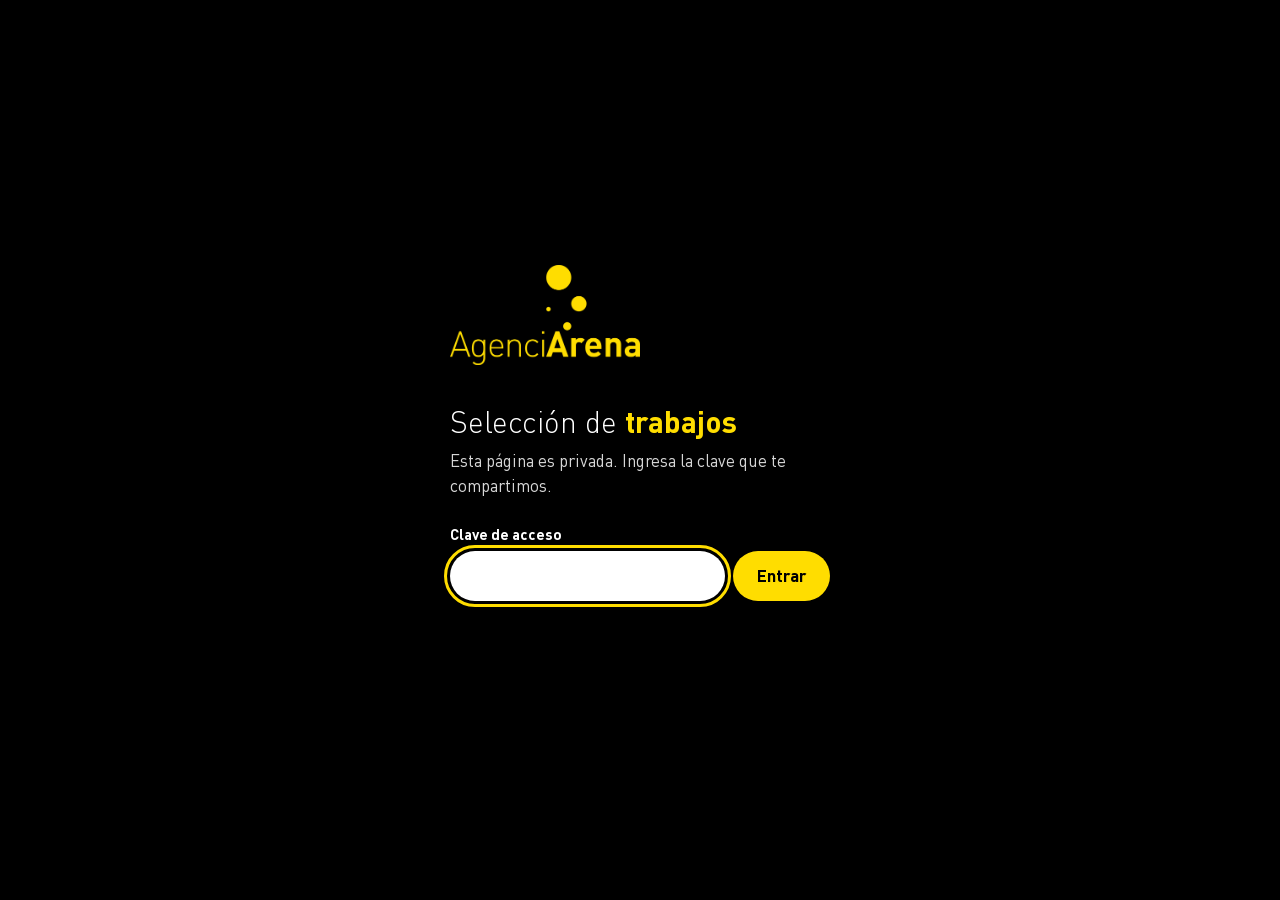
<file: portafolio-k7q/index.html>
<!doctype html>
<html lang="es">
<head>
<meta charset="utf-8">
<meta name="viewport" content="width=device-width, initial-scale=1">
<!-- Página privada: no indexar, no seguir enlaces, no guardar copia, no mostrar imágenes en buscadores -->
<meta name="robots" content="noindex, nofollow, noarchive, nosnippet, noimageindex">
<meta name="googlebot" content="noindex, nofollow, noarchive, nosnippet, noimageindex">
<meta name="referrer" content="no-referrer">
<title>Selección de trabajos | AgenciArena</title>
<link rel="icon" type="image/png" href="../assets/img/favicon.png">
<link rel="apple-touch-icon" href="../assets/img/favicon.png">
<link rel="preconnect" href="https://fonts.googleapis.com">
<link rel="preconnect" href="https://fonts.gstatic.com" crossorigin>
<link href="https://fonts.googleapis.com/css2?family=Barlow:wght@300;400;600;700&display=swap" rel="stylesheet">
<style>
/* Carga de tipografía oficial DIN Pro desde el proyecto */
@font-face {
  font-family: 'DIN Pro';
  src: url('../assets/fonts/DINPro-Light.woff2') format('woff2');
  font-weight: 300;
  font-style: normal;
  font-display: swap;
}
@font-face {
  font-family: 'DIN Pro';
  src: url('../assets/fonts/DINPro-Regular.woff2') format('woff2');
  font-weight: 400;
  font-style: normal;
  font-display: swap;
}
@font-face {
  font-family: 'DIN Pro';
  src: url('../assets/fonts/DINPro-Bold.woff2') format('woff2');
  font-weight: 700;
  font-style: normal;
  font-display: swap;
}

/* ===== Tokens de marca AgenciArena (proporción del mailing: negro dominante, amarillo de acento) ===== */
:root{
  --amarillo:#FFDD00;
  --negro:#000000;
  --blanco:#FFFFFF;
  --texto-suave:#D6D6D6;
  --gris:#A8A8A8;
  --linea:#262626;
  --tarjeta:#161616;
  --tipo:"DIN Pro","DIN","D-DIN","Barlow",Arial,Helvetica,sans-serif;
  --ancho:1240px;
  --gutter:clamp(16px,4vw,48px);
}
*{box-sizing:border-box}
html{scroll-behavior:smooth;scroll-padding-top:72px;background:var(--negro)}
body{margin:0;background:var(--negro);color:var(--blanco);font-family:var(--tipo);font-size:17px;line-height:1.5;-webkit-font-smoothing:antialiased}
img,video{display:block;max-width:100%}
a{color:inherit}
:focus-visible{outline:3px solid var(--amarillo);outline-offset:3px}
.sr{position:absolute;width:1px;height:1px;overflow:hidden;clip:rect(0 0 0 0);white-space:nowrap}

/* ===== Acceso ===== */
.acceso{position:fixed;inset:0;z-index:50;background:var(--negro);display:grid;grid-template-columns:minmax(0,1fr);justify-items:center;align-items:center;padding:var(--gutter)}
.acceso[hidden]{display:none}
.acceso form{width:100%;max-width:380px}
.acceso img{width:190px;margin-bottom:40px}
.acceso h1{font-size:30px;font-weight:300;line-height:1.1;margin:0 0 10px}
.acceso h1 b{font-weight:700;color:var(--amarillo)}
.acceso p{margin:0 0 24px;color:var(--texto-suave)}
.acceso label{display:block;font-weight:600;font-size:15px;margin-bottom:6px}
.acceso .fila{display:flex;gap:8px}
.acceso input{flex:1;min-width:0;font:inherit;padding:12px 16px;border:0;border-radius:40px;background:var(--blanco);color:var(--negro)}
.acceso button{font:inherit;font-weight:700;padding:12px 24px;border:0;border-radius:40px;background:var(--amarillo);color:var(--negro);cursor:pointer}
.acceso .error{min-height:24px;margin-top:10px;font-size:15px;font-weight:600;color:var(--amarillo)}

/* ===== Hero ===== */
.hero{background:var(--negro);overflow:hidden}
.hero .marco{max-width:var(--ancho);margin:0 auto;padding:40px var(--gutter) 56px;display:grid;grid-template-columns:minmax(0,1fr) minmax(0,1fr);gap:0 40px;align-items:center;min-height:min(84vh,720px)}
.hero .logo{width:160px;grid-column:1/-1;justify-self:end;align-self:start;margin-bottom:24px}
.hero h1{font-size:clamp(44px,5.8vw,80px);line-height:.95;font-weight:300;letter-spacing:-.02em;margin:0 0 32px}
.hero h1 span{display:block}
.hero h1 .acento{font-weight:700;color:var(--amarillo)}
.hero .bajada{font-size:clamp(17px,1.5vw,20px);line-height:1.6;color:var(--texto-suave);max-width:42ch;margin:0}
.puntos{position:relative;aspect-ratio:1/1;width:100%;max-width:520px;justify-self:end}
.punto{position:absolute;aspect-ratio:1/1;border-radius:50%;overflow:hidden;background:var(--amarillo)}
.punto img{width:100%;height:100%;object-fit:cover}
/* Proporciones tomadas del isotipo */
.p1{width:53%;left:15%;top:6%;box-shadow:0 0 0 6px var(--amarillo)}
.p2{width:32%;left:57%;top:40%;box-shadow:0 0 0 5px var(--amarillo)}
.p3{width:9.5%;left:23%;top:60%}
.p4{width:17%;left:40%;top:76%;box-shadow:0 0 0 4px var(--amarillo)}
@media (prefers-reduced-motion:no-preference){
  .punto{animation:cae .9s cubic-bezier(.2,.9,.25,1.15) both}
  .p1{animation-delay:.1s}.p2{animation-delay:.3s}.p3{animation-delay:.45s}.p4{animation-delay:.6s}
  @keyframes cae{from{transform:translateY(-60px) scale(.4);opacity:0}to{transform:none;opacity:1}}
}
/* Trama de puntos (misma que el mailing) */
.trama{display:block;width:100%;height:clamp(84px,8.4vw,120px)}

/* ===== Navegación por cliente ===== */
.nav{position:sticky;top:0;z-index:20;background:var(--negro);border-bottom:1px solid var(--linea)}
.nav .marco{max-width:var(--ancho);margin:0 auto;padding:0 var(--gutter);display:flex;align-items:center;gap:24px;height:60px;overflow-x:auto;scrollbar-width:none}
.nav .marco::-webkit-scrollbar{display:none}
.nav img{width:96px;flex:none}
.nav ul{display:flex;gap:6px;list-style:none;margin:0;padding:0}
.nav a{display:block;white-space:nowrap;text-decoration:none;font-weight:600;font-size:15px;padding:7px 14px;border-radius:40px;color:var(--blanco)}
.nav a:hover{background:var(--linea)}
.nav a[aria-current="true"]{background:var(--amarillo);color:var(--negro)}

/* ===== Secciones de cliente ===== */
.cliente{max-width:var(--ancho);margin:0 auto;padding:88px var(--gutter) 24px}
.cliente header{display:grid;grid-template-columns:minmax(0,5fr) minmax(0,7fr);gap:24px 48px;align-items:start;margin-bottom:40px}
.cliente h2{font-size:clamp(34px,4.4vw,56px);font-weight:700;line-height:1;letter-spacing:-.015em;margin:0}
.cliente .periodo{display:block;font-size:17px;font-weight:300;letter-spacing:0;margin-top:12px;color:var(--amarillo)}
.cliente .alcance{margin:0;font-size:18px;line-height:1.6;color:var(--texto-suave);max-width:56ch}
.cliente .marcas{margin:16px 0 0;padding:0;list-style:none;display:flex;flex-wrap:wrap;gap:8px 18px}
.cliente .marcas li{font-size:15px;display:flex;align-items:center;gap:8px}
.cliente .marcas li::before{content:"";width:9px;height:9px;border-radius:50%;background:var(--amarillo);flex:none}

.grilla{columns:4 260px;column-gap:20px}
.pieza{break-inside:avoid;margin:0 0 28px}
.pieza button{all:unset;display:block;width:100%;cursor:zoom-in;position:relative;border-radius:4px;overflow:hidden;background:var(--tarjeta)}
.pieza button:focus-visible{outline:3px solid var(--amarillo);outline-offset:3px}
.pieza img{width:100%;height:auto;transition:transform .5s ease}
.pieza button:hover img{transform:scale(1.025)}
.pieza figcaption{padding-top:10px;font-size:15px;line-height:1.35}
.pieza .titulo{font-weight:600;display:block}
.pieza .meta{color:var(--gris)}
.play{position:absolute;left:12px;bottom:12px;width:48px;height:48px;border-radius:50%;background:var(--amarillo);display:grid;place-items:center}
.play svg{width:18px;margin-left:3px}

/* ===== Cierre ===== */
/* Huincha legal */
.cierre{margin-top:72px}
.cierre .bloque{background:var(--amarillo);color:var(--negro)}
.cierre .bloque p{max-width:var(--ancho);margin:0 auto;padding:12px var(--gutter);font-size:13px;line-height:1.4;font-weight:400;white-space:nowrap;overflow:hidden;text-overflow:ellipsis}
@media (max-width:860px){.cierre .bloque p{white-space:normal;font-size:12px}}

/* ===== Visor ===== */
.lightbox{position:fixed;inset:0;z-index:40;background:rgba(0,0,0,.97);color:var(--blanco);display:grid;grid-template-rows:1fr auto;padding:56px 72px 20px}
.lightbox[hidden]{display:none}
.lightbox .medio{position:relative;display:grid;place-items:center;min-height:0}
.lightbox .medio img,.lightbox .medio video{max-width:100%;max-height:calc(100vh - 150px);object-fit:contain;user-select:none;-webkit-user-drag:none}
.lightbox .sello{position:absolute;right:12px;bottom:12px;font-size:12px;font-weight:600;color:rgba(255,255,255,.55);pointer-events:none}
.lightbox .pie{display:flex;justify-content:space-between;gap:16px;align-items:baseline;padding-top:14px;font-size:16px}
.lightbox .pie .meta{color:#aaa}
.lightbox .ctrl{position:absolute;border:0;background:transparent;color:var(--blanco);cursor:pointer;width:52px;height:52px;border-radius:50%;display:grid;place-items:center}
.lightbox .ctrl:hover{background:#222}
.lightbox .ctrl svg{width:26px}
.lightbox .cerrar{top:6px;right:10px}
.lightbox .ant{left:10px;top:50%;transform:translateY(-50%)}
.lightbox .sig{right:10px;top:50%;transform:translateY(-50%)}

@media (max-width:860px){
  .hero .marco{grid-template-columns:1fr;padding-top:28px;min-height:auto;gap:8px}
  .hero .logo{width:130px;margin-bottom:32px}
  .puntos{max-width:300px;justify-self:center;margin-top:32px}
  .cliente header{grid-template-columns:1fr}
  .grilla{columns:2 150px;column-gap:14px}
  .lightbox{padding:56px 8px 16px}
  .lightbox .ant,.lightbox .sig{top:auto;bottom:-6px;transform:none}
  .lightbox .pie{padding:14px 60px 0;flex-direction:column;gap:2px;text-align:center;align-items:center}
}
@media (prefers-reduced-motion:reduce){html{scroll-behavior:auto}.pieza img{transition:none}}
</style>
</head>
<body>

<!-- ===== Pantalla de acceso ===== -->
<div class="acceso" id="acceso">
  <form id="form-acceso" autocomplete="off">
    <img src="img/logo-amarillo.png" alt="AgenciArena">
    <h1>Selección de <b>trabajos</b></h1>
    <p>Esta página es privada. Ingresa la clave que te compartimos.</p>
    <label for="clave">Clave de acceso</label>
    <div class="fila">
      <input id="clave" type="password" required autofocus>
      <button type="submit">Entrar</button>
    </div>
    <div class="error" id="error" role="alert"></div>
  </form>
</div>

<main id="contenido" hidden>
  <section class="hero">
    <div class="marco">
      <img class="logo" src="img/logo-amarillo.png" alt="AgenciArena">
      <div>
        <h1><span>Lo que ya</span><span>hemos hecho</span><span class="acento">por grandes</span><span class="acento">marcas.</span></h1>
        <p class="bajada">Una selección de trabajos a lo largo de nuestra experiencia en redes sociales, campañas, digital y punto de venta para diversos rubros.</p>
      </div>
      <div class="puntos" aria-hidden="true">
        <div class="punto p1"><img src="img/hero-1-sparta.webp" alt=""></div>
        <div class="punto p2"><img src="img/hero-2-colgate.webp" alt=""></div>
        <div class="punto p3"></div>
        <div class="punto p4"><img src="img/hero-3-zentrum.webp" alt=""></div>
      </div>
    </div>
    <svg class="trama" id="trama" aria-hidden="true"></svg>
  </section>

  <nav class="nav" aria-label="Clientes">
    <div class="marco">
      <img src="img/logo-amarillo.png" alt="AgenciArena">
      <ul id="nav-clientes"></ul>
    </div>
  </nav>

  <div id="clientes"></div>

  <footer class="cierre">
    <div class="bloque">
      <p id="credito"></p>
    </div>
  </footer>
</main>

<!-- ===== Visor ===== -->
<div class="lightbox" id="visor" hidden role="dialog" aria-modal="true" aria-label="Visor de piezas">
  <div class="medio" id="visor-medio"></div>
  <div class="pie"><span class="titulo" id="visor-titulo"></span><span class="meta" id="visor-meta"></span></div>
  <button class="ctrl cerrar" id="v-cerrar" aria-label="Cerrar visor"><svg viewBox="0 0 24 24" fill="none" stroke="currentColor" stroke-width="2"><path d="M6 6l12 12M18 6L6 18"/></svg></button>
  <button class="ctrl ant" id="v-ant" aria-label="Pieza anterior"><svg viewBox="0 0 24 24" fill="none" stroke="currentColor" stroke-width="2"><path d="M15 5l-7 7 7 7"/></svg></button>
  <button class="ctrl sig" id="v-sig" aria-label="Pieza siguiente"><svg viewBox="0 0 24 24" fill="none" stroke="currentColor" stroke-width="2"><path d="M9 5l7 7-7 7"/></svg></button>
</div>

<script>
/* =========================================================
   CONFIGURACIÓN (editar aquí)
   ========================================================= */
// Clave de acceso guardada como hash SHA-256 (nunca en texto plano).
// Para cambiarla: abre la consola del navegador en esta página y ejecuta
//   hashClave("tu-nueva-clave").then(console.log)
// y pega el resultado aquí.
const CLAVE_SHA256 = "c9a9a52fd65190f5121c8055c8c0aa67b1ea71c27b677a9c67158499addfb0db";

const CREDITO = "Material de uso exclusivo de Agencia Arena para presentaciones comerciales. Por favor no compartir ni publicar.";

const CLIENTES = [
  {id:"colgate", nombre:"Colgate Profesional", periodo:"2023 a 2025",
   alcance:"Gestión mensual de redes sociales para la línea profesional de Colgate, dirigida a odontólogos: grilla de contenidos, carruseles, reels, difusión de webinars y piezas para congresos.",
   marcas:["Colgate Total","elmex","PerioGard","OrthoGard","Duraphat"]},
  {id:"sparta", nombre:"Sparta", periodo:"2022",
   alcance:"Campañas de temporada y contenido de redes para el retail deportivo: lanzamientos de producto, Navidad, sale, material de punto de venta y la convención anual de ventas.",
   marcas:["Altitude","Trek","New Balance","Sparta"]},
  {id:"zentrum", nombre:"Zentrum", periodo:"2023 y 2024",
   alcance:"Comunicación integral para un grupo automotriz de camiones y autos: campañas comerciales, ferias, banners web, mailings, pendones y gráfica para sucursales.",
   marcas:["Volkswagen Camiones y Buses","MAN","Audi","SEAT","CUPRA"]},
  {id:"credelio", nombre:"Credelio", periodo:"2026",
   alcance:"Conceptos creativos para redes sociales del antiparasitario para perros de Elanco: reels y carruseles con un tono lúdico y cercano.",
   marcas:["Credelio","Elanco"]}
];

const PIEZAS = [{"id": "colgate-v5", "cliente": "colgate", "titulo": "Colgate Total: Reel", "tipo": "Audiovisual", "anio": 2024, "w": 640, "h": 1138, "img": null, "video": "video/colgate-v5.mp4", "thumb": "img/colgate-v5-t.webp"}, {"id": "credelio-v0", "cliente": "credelio", "titulo": "Más calma: Reel", "tipo": "Audiovisual", "anio": 2026, "w": 640, "h": 1138, "img": null, "video": "video/credelio-v0.mp4", "thumb": "img/credelio-v0-t.webp"}, {"id": "colgate-v1", "cliente": "colgate", "titulo": "OrthoGard enjuague: Reel", "tipo": "Audiovisual", "anio": 2025, "w": 640, "h": 1138, "img": null, "video": "video/colgate-v1.mp4", "thumb": "img/colgate-v1-t.webp"}, {"id": "colgate-v2", "cliente": "colgate", "titulo": "PerioGard cuidado de encías: Reel", "tipo": "Audiovisual", "anio": 2025, "w": 640, "h": 1138, "img": null, "video": "video/colgate-v2.mp4", "thumb": "img/colgate-v2-t.webp"}, {"id": "sparta-v3", "cliente": "sparta", "titulo": "Pedalovers MTB: Campaña ciclismo", "tipo": "Audiovisual", "anio": 2022, "w": 640, "h": 640, "img": null, "video": "video/sparta-v3.mp4", "thumb": "img/sparta-v3-t.webp"}, {"id": "sparta-v4", "cliente": "sparta", "titulo": "Pedalovers Ruta: Campaña ciclismo", "tipo": "Audiovisual", "anio": 2022, "w": 640, "h": 640, "img": null, "video": "video/sparta-v4.mp4", "thumb": "img/sparta-v4-t.webp"}, {"id": "colgate-069", "cliente": "colgate", "titulo": "Nuevo año, nuevas sonrisas: Colgate Total", "tipo": "RRSS", "anio": 2025, "w": 640, "h": 640, "img": "img/colgate-069.webp", "thumb": "img/colgate-069-t.webp"}, {"id": "colgate-070", "cliente": "colgate", "titulo": "elmex Sensitive blanqueamiento", "tipo": "RRSS", "anio": 2025, "w": 640, "h": 640, "img": "img/colgate-070.webp", "thumb": "img/colgate-070-t.webp"}, {"id": "colgate-072", "cliente": "colgate", "titulo": "Colgate XL: Casas comerciales", "tipo": "RRSS", "anio": 2025, "w": 640, "h": 640, "img": "img/colgate-072.webp", "thumb": "img/colgate-072-t.webp"}, {"id": "colgate-076", "cliente": "colgate", "titulo": "elmex: Alivio inmediato", "tipo": "RRSS", "anio": 2025, "w": 512, "h": 640, "img": "img/colgate-076.webp", "thumb": "img/colgate-076-t.webp"}, {"id": "colgate-079", "cliente": "colgate", "titulo": "Cepillado regular en vacaciones", "tipo": "RRSS", "anio": 2025, "w": 640, "h": 640, "img": "img/colgate-079.webp", "thumb": "img/colgate-079-t.webp"}, {"id": "colgate-082", "cliente": "colgate", "titulo": "Enamorados de la salud dental", "tipo": "RRSS", "anio": 2025, "w": 512, "h": 640, "img": "img/colgate-082.webp", "thumb": "img/colgate-082-t.webp"}, {"id": "colgate-084", "cliente": "colgate", "titulo": "Colgate OrthoGard", "tipo": "RRSS", "anio": 2025, "w": 512, "h": 640, "img": "img/colgate-084.webp", "thumb": "img/colgate-084-t.webp"}, {"id": "colgate-085", "cliente": "colgate", "titulo": "Lo nuevo de Colgate Total", "tipo": "Campaña", "anio": 2025, "w": 512, "h": 640, "img": "img/colgate-085.webp", "thumb": "img/colgate-085-t.webp"}, {"id": "colgate-086", "cliente": "colgate", "titulo": "Duraphat: Barniz de flúor", "tipo": "RRSS", "anio": 2025, "w": 512, "h": 640, "img": "img/colgate-086.webp", "thumb": "img/colgate-086-t.webp"}, {"id": "colgate-088", "cliente": "colgate", "titulo": "Planificación anual de controles", "tipo": "RRSS", "anio": 2025, "w": 512, "h": 640, "img": "img/colgate-088.webp", "thumb": "img/colgate-088-t.webp"}, {"id": "colgate-089", "cliente": "colgate", "titulo": "OrthoGard: Inicio de ortodoncia", "tipo": "RRSS", "anio": 2025, "w": 512, "h": 640, "img": "img/colgate-089.webp", "thumb": "img/colgate-089-t.webp"}, {"id": "colgate-091", "cliente": "colgate", "titulo": "PerioGard Gum Expert", "tipo": "RRSS", "anio": 2025, "w": 512, "h": 640, "img": "img/colgate-091.webp", "thumb": "img/colgate-091-t.webp"}, {"id": "colgate-092", "cliente": "colgate", "titulo": "Cambio de estación, cambio de cepillo", "tipo": "RRSS", "anio": 2025, "w": 512, "h": 640, "img": "img/colgate-092.webp", "thumb": "img/colgate-092-t.webp"}, {"id": "colgate-093", "cliente": "colgate", "titulo": "elmex Anticaries", "tipo": "RRSS", "anio": 2025, "w": 512, "h": 640, "img": "img/colgate-093.webp", "thumb": "img/colgate-093-t.webp"}, {"id": "colgate-041", "cliente": "colgate", "titulo": "Colgate Sensitive Pro Alivio: Verano", "tipo": "RRSS", "anio": 2024, "w": 640, "h": 640, "img": "img/colgate-041.webp", "thumb": "img/colgate-041-t.webp"}, {"id": "colgate-042", "cliente": "colgate", "titulo": "Red Era by Colgate: Congreso", "tipo": "Campaña", "anio": 2024, "w": 512, "h": 640, "img": "img/colgate-042.webp", "thumb": "img/colgate-042-t.webp"}, {"id": "colgate-044", "cliente": "colgate", "titulo": "elmex: Rutina de prevención", "tipo": "RRSS", "anio": 2024, "w": 640, "h": 640, "img": "img/colgate-044.webp", "thumb": "img/colgate-044-t.webp"}, {"id": "colgate-049", "cliente": "colgate", "titulo": "Saludo navideño", "tipo": "RRSS", "anio": 2024, "w": 640, "h": 640, "img": "img/colgate-049.webp", "thumb": "img/colgate-049-t.webp"}, {"id": "colgate-053", "cliente": "colgate", "titulo": "Temporada de cambio de cepillo", "tipo": "RRSS", "anio": 2024, "w": 640, "h": 640, "img": "img/colgate-053.webp", "thumb": "img/colgate-053-t.webp"}, {"id": "colgate-055", "cliente": "colgate", "titulo": "Día de la Tierra: Reciclaje", "tipo": "RRSS", "anio": 2024, "w": 640, "h": 640, "img": "img/colgate-055.webp", "thumb": "img/colgate-055-t.webp"}, {"id": "colgate-057", "cliente": "colgate", "titulo": "Día sin tabaco", "tipo": "RRSS", "anio": 2024, "w": 640, "h": 640, "img": "img/colgate-057.webp", "thumb": "img/colgate-057-t.webp"}, {"id": "colgate-062", "cliente": "colgate", "titulo": "Nuevo invierno, nuevo cepillo", "tipo": "RRSS", "anio": 2024, "w": 640, "h": 640, "img": "img/colgate-062.webp", "thumb": "img/colgate-062-t.webp"}, {"id": "colgate-063", "cliente": "colgate", "titulo": "Tips financieros para odontólogos", "tipo": "RRSS", "anio": 2024, "w": 640, "h": 640, "img": "img/colgate-063.webp", "thumb": "img/colgate-063-t.webp"}, {"id": "colgate-064", "cliente": "colgate", "titulo": "Laberinto elmex", "tipo": "RRSS", "anio": 2024, "w": 640, "h": 640, "img": "img/colgate-064.webp", "thumb": "img/colgate-064-t.webp"}, {"id": "colgate-065", "cliente": "colgate", "titulo": "elmex: Frío de montaña", "tipo": "RRSS", "anio": 2024, "w": 640, "h": 640, "img": "img/colgate-065.webp", "thumb": "img/colgate-065-t.webp"}, {"id": "colgate-067", "cliente": "colgate", "titulo": "Día del Chocolate", "tipo": "RRSS", "anio": 2024, "w": 640, "h": 640, "img": "img/colgate-067.webp", "thumb": "img/colgate-067-t.webp"}, {"id": "colgate-000", "cliente": "colgate", "titulo": "Dentista: prioridades del año", "tipo": "RRSS", "anio": 2023, "w": 640, "h": 640, "img": "img/colgate-000.webp", "thumb": "img/colgate-000-t.webp"}, {"id": "colgate-003", "cliente": "colgate", "titulo": "Colgate Total 12", "tipo": "RRSS", "anio": 2023, "w": 640, "h": 640, "img": "img/colgate-003.webp", "thumb": "img/colgate-003-t.webp"}, {"id": "colgate-004", "cliente": "colgate", "titulo": "Temporada de renovación: elmex", "tipo": "RRSS", "anio": 2023, "w": 640, "h": 640, "img": "img/colgate-004.webp", "thumb": "img/colgate-004-t.webp"}, {"id": "colgate-005", "cliente": "colgate", "titulo": "Día Mundial de la Salud Bucal", "tipo": "RRSS", "anio": 2023, "w": 640, "h": 640, "img": "img/colgate-005.webp", "thumb": "img/colgate-005-t.webp"}, {"id": "colgate-012", "cliente": "colgate", "titulo": "PerioGard: Sangrado de encías", "tipo": "RRSS", "anio": 2023, "w": 640, "h": 640, "img": "img/colgate-012.webp", "thumb": "img/colgate-012-t.webp"}, {"id": "colgate-024", "cliente": "colgate", "titulo": "Lanzamiento Total 12 Carbón Activado", "tipo": "Campaña", "anio": 2023, "w": 640, "h": 640, "img": "img/colgate-024.webp", "thumb": "img/colgate-024-t.webp"}, {"id": "colgate-029", "cliente": "colgate", "titulo": "Renueva sonrisas: elmex", "tipo": "RRSS", "anio": 2023, "w": 640, "h": 640, "img": "img/colgate-029.webp", "thumb": "img/colgate-029-t.webp"}, {"id": "colgate-031", "cliente": "colgate", "titulo": "Cepillo de bambú", "tipo": "RRSS", "anio": 2023, "w": 640, "h": 640, "img": "img/colgate-031.webp", "thumb": "img/colgate-031-t.webp"}, {"id": "colgate-035", "cliente": "colgate", "titulo": "Jornadas Internacionales AOA", "tipo": "BTL / Punto de venta", "anio": 2023, "w": 640, "h": 640, "img": "img/colgate-035.webp", "thumb": "img/colgate-035-t.webp"}, {"id": "colgate-037", "cliente": "colgate", "titulo": "Halloween: Total 12", "tipo": "RRSS", "anio": 2023, "w": 640, "h": 640, "img": "img/colgate-037.webp", "thumb": "img/colgate-037-t.webp"}, {"id": "sparta-099", "cliente": "sparta", "titulo": "Altitude: Esenciales", "tipo": "Campaña", "anio": 2022, "w": 640, "h": 640, "img": "img/sparta-099.webp", "thumb": "img/sparta-099-t.webp"}, {"id": "sparta-101", "cliente": "sparta", "titulo": "Altitude: Doble adrenalina", "tipo": "Campaña", "anio": 2022, "w": 639, "h": 640, "img": "img/sparta-101.webp", "thumb": "img/sparta-101-t.webp"}, {"id": "sparta-103", "cliente": "sparta", "titulo": "Altitude: Adrenalina MTB", "tipo": "Campaña", "anio": 2022, "w": 640, "h": 640, "img": "img/sparta-103.webp", "thumb": "img/sparta-103-t.webp"}, {"id": "sparta-106", "cliente": "sparta", "titulo": "Altitude: En la ruta R30", "tipo": "Campaña", "anio": 2022, "w": 640, "h": 640, "img": "img/sparta-106.webp", "thumb": "img/sparta-106-t.webp"}, {"id": "sparta-107", "cliente": "sparta", "titulo": "Bolso porta celular Altitude", "tipo": "RRSS", "anio": 2022, "w": 640, "h": 640, "img": "img/sparta-107.webp", "thumb": "img/sparta-107-t.webp"}, {"id": "sparta-108", "cliente": "sparta", "titulo": "Cascos niños Altitude", "tipo": "RRSS", "anio": 2022, "w": 640, "h": 640, "img": "img/sparta-108.webp", "thumb": "img/sparta-108-t.webp"}, {"id": "sparta-109", "cliente": "sparta", "titulo": "Fin de semana del Mountain Bike", "tipo": "RRSS", "anio": 2022, "w": 640, "h": 640, "img": "img/sparta-109.webp", "thumb": "img/sparta-109-t.webp"}, {"id": "sparta-111", "cliente": "sparta", "titulo": "Altitude K30", "tipo": "RRSS", "anio": 2022, "w": 640, "h": 640, "img": "img/sparta-111.webp", "thumb": "img/sparta-111-t.webp"}, {"id": "sparta-112", "cliente": "sparta", "titulo": "Día Mundial de la Bicicleta", "tipo": "RRSS", "anio": 2022, "w": 640, "h": 640, "img": "img/sparta-112.webp", "thumb": "img/sparta-112-t.webp"}, {"id": "sparta-114", "cliente": "sparta", "titulo": "Altitude Woody", "tipo": "RRSS", "anio": 2022, "w": 640, "h": 640, "img": "img/sparta-114.webp", "thumb": "img/sparta-114-t.webp"}, {"id": "sparta-115", "cliente": "sparta", "titulo": "Navidad Altitude", "tipo": "Campaña", "anio": 2022, "w": 640, "h": 640, "img": "img/sparta-115.webp", "thumb": "img/sparta-115-t.webp"}, {"id": "sparta-117", "cliente": "sparta", "titulo": "Promo Altitude: Atril punto de venta", "tipo": "BTL / Punto de venta", "anio": 2022, "w": 480, "h": 640, "img": "img/sparta-117.webp", "thumb": "img/sparta-117-t.webp"}, {"id": "sparta-121", "cliente": "sparta", "titulo": "Navidad Sparta: Es tiempo de compartir", "tipo": "Campaña", "anio": 2022, "w": 640, "h": 359, "img": "img/sparta-121.webp", "thumb": "img/sparta-121-t.webp"}, {"id": "sparta-123", "cliente": "sparta", "titulo": "Sale Sparta: Cubre alarmas", "tipo": "BTL / Punto de venta", "anio": 2022, "w": 452, "h": 640, "img": "img/sparta-123.webp", "thumb": "img/sparta-123-t.webp"}, {"id": "sparta-124", "cliente": "sparta", "titulo": "Desafío Trek Subaru", "tipo": "RRSS", "anio": 2022, "w": 640, "h": 639, "img": "img/sparta-124.webp", "thumb": "img/sparta-124-t.webp"}, {"id": "sparta-126", "cliente": "sparta", "titulo": "Convención de Ventas: Reencontrémonos", "tipo": "Campaña", "anio": 2022, "w": 640, "h": 360, "img": "img/sparta-126.webp", "thumb": "img/sparta-126-t.webp"}, {"id": "sparta-130", "cliente": "sparta", "titulo": "Trek: Every day is a MTB day", "tipo": "RRSS", "anio": 2022, "w": 640, "h": 640, "img": "img/sparta-130.webp", "thumb": "img/sparta-130-t.webp"}, {"id": "zentrum-131", "cliente": "zentrum", "titulo": "Audi Zentrum: Servicio pre vacaciones", "tipo": "RRSS", "anio": 2024, "w": 640, "h": 640, "img": "img/zentrum-131.webp", "thumb": "img/zentrum-131-t.webp"}, {"id": "zentrum-132", "cliente": "zentrum", "titulo": "Audi Care: Banner web", "tipo": "Digital", "anio": 2023, "w": 640, "h": 300, "img": "img/zentrum-132.webp", "thumb": "img/zentrum-132-t.webp"}, {"id": "zentrum-133", "cliente": "zentrum", "titulo": "SEAT Arona: Banner web", "tipo": "Digital", "anio": 2023, "w": 640, "h": 234, "img": "img/zentrum-133.webp", "thumb": "img/zentrum-133-t.webp"}, {"id": "zentrum-136", "cliente": "zentrum", "titulo": "CUPRA Formentor: auto.cl", "tipo": "Digital", "anio": 2023, "w": 640, "h": 167, "img": "img/zentrum-136.webp", "thumb": "img/zentrum-136-t.webp"}, {"id": "zentrum-139", "cliente": "zentrum", "titulo": "Oktoberfest Volkswagen", "tipo": "RRSS", "anio": 2024, "w": 360, "h": 640, "img": "img/zentrum-139.webp", "thumb": "img/zentrum-139-t.webp"}, {"id": "zentrum-140", "cliente": "zentrum", "titulo": "Bonus Trucks: VW Delivery", "tipo": "Campaña", "anio": 2024, "w": 640, "h": 640, "img": "img/zentrum-140.webp", "thumb": "img/zentrum-140-t.webp"}, {"id": "zentrum-141", "cliente": "zentrum", "titulo": "Campaña de posicionamiento", "tipo": "Campaña", "anio": 2024, "w": 640, "h": 360, "img": "img/zentrum-141.webp", "thumb": "img/zentrum-141-t.webp"}, {"id": "zentrum-143", "cliente": "zentrum", "titulo": "Agenda online: PMax", "tipo": "Digital", "anio": 2024, "w": 512, "h": 640, "img": "img/zentrum-143.webp", "thumb": "img/zentrum-143-t.webp"}, {"id": "zentrum-146", "cliente": "zentrum", "titulo": "Gran Feria Zentrum", "tipo": "Campaña", "anio": 2024, "w": 640, "h": 640, "img": "img/zentrum-146.webp", "thumb": "img/zentrum-146-t.webp"}, {"id": "zentrum-147", "cliente": "zentrum", "titulo": "Gran Feria: División usados", "tipo": "Campaña", "anio": 2024, "w": 640, "h": 640, "img": "img/zentrum-147.webp", "thumb": "img/zentrum-147-t.webp"}, {"id": "zentrum-149", "cliente": "zentrum", "titulo": "Gran Feria: Servicio técnico", "tipo": "Campaña", "anio": 2024, "w": 640, "h": 640, "img": "img/zentrum-149.webp", "thumb": "img/zentrum-149-t.webp"}, {"id": "zentrum-151", "cliente": "zentrum", "titulo": "Feria Fetran Talca", "tipo": "BTL / Punto de venta", "anio": 2023, "w": 640, "h": 640, "img": "img/zentrum-151.webp", "thumb": "img/zentrum-151-t.webp"}, {"id": "zentrum-153", "cliente": "zentrum", "titulo": "Sala de componentes: Emailing", "tipo": "Digital", "anio": 2023, "w": 444, "h": 640, "img": "img/zentrum-153.webp", "thumb": "img/zentrum-153-t.webp"}, {"id": "zentrum-154", "cliente": "zentrum", "titulo": "Recorre fresco y seguro: Aire acondicionado", "tipo": "Campaña", "anio": 2023, "w": 640, "h": 640, "img": "img/zentrum-154.webp", "thumb": "img/zentrum-154-t.webp"}, {"id": "zentrum-156", "cliente": "zentrum", "titulo": "Repuestos 70% dcto.", "tipo": "RRSS", "anio": 2023, "w": 360, "h": 640, "img": "img/zentrum-156.webp", "thumb": "img/zentrum-156-t.webp"}, {"id": "zentrum-158", "cliente": "zentrum", "titulo": "Bonus Truck Volkswagen", "tipo": "Campaña", "anio": 2023, "w": 640, "h": 638, "img": "img/zentrum-158.webp", "thumb": "img/zentrum-158-t.webp"}, {"id": "zentrum-160", "cliente": "zentrum", "titulo": "Pendón: Pack de mantenimiento", "tipo": "BTL / Punto de venta", "anio": 2023, "w": 320, "h": 640, "img": "img/zentrum-160.webp", "thumb": "img/zentrum-160-t.webp"}, {"id": "zentrum-161", "cliente": "zentrum", "titulo": "Zentrum Sale: Repuestos", "tipo": "Campaña", "anio": 2023, "w": 414, "h": 640, "img": "img/zentrum-161.webp", "thumb": "img/zentrum-161-t.webp"}, {"id": "zentrum-163", "cliente": "zentrum", "titulo": "Pendón Fedequinta", "tipo": "BTL / Punto de venta", "anio": 2023, "w": 320, "h": 640, "img": "img/zentrum-163.webp", "thumb": "img/zentrum-163-t.webp"}, {"id": "zentrum-165", "cliente": "zentrum", "titulo": "Feria de Repuestos Talca", "tipo": "Campaña", "anio": 2024, "w": 640, "h": 640, "img": "img/zentrum-165.webp", "thumb": "img/zentrum-165-t.webp"}, {"id": "zentrum-168", "cliente": "zentrum", "titulo": "25% dcto. en plumillas", "tipo": "RRSS", "anio": 2024, "w": 640, "h": 640, "img": "img/zentrum-168.webp", "thumb": "img/zentrum-168-t.webp"}, {"id": "zentrum-169", "cliente": "zentrum", "titulo": "Servicio de lavado", "tipo": "RRSS", "anio": 2024, "w": 640, "h": 640, "img": "img/zentrum-169.webp", "thumb": "img/zentrum-169-t.webp"}, {"id": "credelio-094", "cliente": "credelio", "titulo": "Se reunió la banda", "tipo": "RRSS", "anio": 2026, "w": 512, "h": 640, "img": "img/credelio-094.webp", "thumb": "img/credelio-094-t.webp"}, {"id": "credelio-095", "cliente": "credelio", "titulo": "Credelio ya actuó: Carrusel", "tipo": "RRSS", "anio": 2026, "w": 512, "h": 640, "img": "img/credelio-095.webp", "thumb": "img/credelio-095-t.webp"}, {"id": "credelio-096", "cliente": "credelio", "titulo": "Elimina pulgas y garrapatas", "tipo": "RRSS", "anio": 2026, "w": 512, "h": 640, "img": "img/credelio-096.webp", "thumb": "img/credelio-096-t.webp"}, {"id": "credelio-097", "cliente": "credelio", "titulo": "Game over: Bye bye pulgas", "tipo": "RRSS", "anio": 2026, "w": 512, "h": 640, "img": "img/credelio-097.webp", "thumb": "img/credelio-097-t.webp"}, {"id": "credelio-098", "cliente": "credelio", "titulo": "Game over 3D", "tipo": "RRSS", "anio": 2026, "w": 512, "h": 640, "img": "img/credelio-098.webp", "thumb": "img/credelio-098-t.webp"}];

/* ========================================================= */

async function hashClave(t){
  const b=await crypto.subtle.digest("SHA-256",new TextEncoder().encode(t));
  return [...new Uint8Array(b)].map(x=>x.toString(16).padStart(2,"0")).join("");
}
window.hashClave=hashClave;

function guardar(k,v){try{sessionStorage.setItem(k,v)}catch(e){}}
function leer(k){try{return sessionStorage.getItem(k)}catch(e){return null}}

const acceso=document.getElementById("acceso"),contenido=document.getElementById("contenido");
function abrir(){acceso.hidden=true;contenido.hidden=false;construir()}
if(leer("arena-ok")===CLAVE_SHA256){abrir()}
document.getElementById("form-acceso").addEventListener("submit",async e=>{
  e.preventDefault();
  const h=await hashClave(document.getElementById("clave").value.trim());
  if(h===CLAVE_SHA256){guardar("arena-ok",h);abrir()}
  else{document.getElementById("error").textContent="La clave no es correcta. Revísala e inténtalo de nuevo.";document.getElementById("clave").select()}
});

/* Trama de puntos amarillos: crecen hacia abajo, con ondas, como en el mailing */
function dibujarTrama(){
  const svg=document.getElementById("trama"),paso=15,cols=96,filas=8,W=cols*paso,H=filas*paso;
  svg.setAttribute("viewBox",`0 0 ${W} ${H}`);svg.setAttribute("preserveAspectRatio","xMidYMax slice");
  let c="";
  for(let f=0;f<filas;f++)for(let k=0;k<cols;k++){
    const onda=(Math.sin(k*.21+f*.5)+Math.sin(k*.07-f*.3)+2)/4;
    const r=Math.max(.6,((f+1)/filas)*(1.2+onda*4.6));
    c+=`<circle cx="${k*paso+paso/2}" cy="${f*paso+paso/2}" r="${r.toFixed(2)}"/>`;
  }
  svg.innerHTML=`<g fill="#FFDD00">${c}</g>`;
}

let construido=false,orden=[];
function construir(){
  if(construido)return;construido=true;
  document.getElementById("credito").textContent=CREDITO;
  dibujarTrama();
  const nav=document.getElementById("nav-clientes"),cont=document.getElementById("clientes");
  CLIENTES.forEach(c=>{
    const piezas=PIEZAS.filter(p=>p.cliente===c.id);
    nav.insertAdjacentHTML("beforeend",`<li><a href="#${c.id}">${c.nombre}</a></li>`);
    const sec=document.createElement("section");sec.className="cliente";sec.id=c.id;sec.setAttribute("aria-labelledby","t-"+c.id);
    sec.innerHTML=`<header><h2 id="t-${c.id}">${c.nombre}<span class="periodo">${c.periodo}</span></h2>
      <div><p class="alcance">${c.alcance}</p><ul class="marcas">${c.marcas.map(m=>`<li>${m}</li>`).join("")}</ul></div></header>
      <div class="grilla"></div>`;
    const g=sec.querySelector(".grilla");
    piezas.forEach(p=>{
      const n=orden.push(p)-1;
      g.insertAdjacentHTML("beforeend",`<figure class="pieza"><button data-n="${n}" aria-label="Ver ${p.titulo}">
        <img src="${p.thumb}" width="${p.w}" height="${p.h}" loading="lazy" alt="${p.titulo}" draggable="false">
        ${p.video?'<span class="play" aria-hidden="true"><svg viewBox="0 0 24 24"><path d="M6 4l14 8-14 8z"/></svg></span>':""}
        </button><figcaption><span class="titulo">${p.titulo}</span><span class="meta">${p.tipo}, ${p.anio}</span></figcaption></figure>`);
    });
    cont.appendChild(sec);
  });
  cont.addEventListener("click",e=>{const b=e.target.closest("button[data-n]");if(b)verPieza(+b.dataset.n,b)});
  // Resaltar el cliente visible en la barra
  const links=[...nav.querySelectorAll("a")];
  const io=new IntersectionObserver(es=>es.forEach(en=>{if(en.isIntersecting)links.forEach(a=>a.setAttribute("aria-current",a.hash==="#"+en.target.id))}),{rootMargin:"-40% 0px -55% 0px"});
  document.querySelectorAll(".cliente").forEach(s=>io.observe(s));
}

// Disuasión básica: sin menú contextual ni arrastre sobre las piezas
document.addEventListener("contextmenu",e=>{if(e.target.closest(".pieza,.lightbox .medio"))e.preventDefault()});

/* ===== Visor ===== */
const visor=document.getElementById("visor"),medio=document.getElementById("visor-medio");
let actual=0,origen=null;
function pintar(){
  const p=orden[actual],c=CLIENTES.find(c=>c.id===p.cliente);
  medio.innerHTML=(p.video
    ?`<video src="${p.video}" poster="${p.thumb}" controls autoplay playsinline controlslist="nodownload" disablepictureinpicture></video>`
    :`<img src="${p.img}" alt="${p.titulo}" draggable="false">`)+`<span class="sello">AgenciArena · uso confidencial</span>`;
  document.getElementById("visor-titulo").textContent=p.titulo;
  document.getElementById("visor-meta").textContent=`${c.nombre}, ${p.tipo}, ${p.anio}`;
}
function verPieza(n,btn){origen=btn;actual=n;pintar();visor.hidden=false;document.body.style.overflow="hidden";document.getElementById("v-cerrar").focus()}
function cerrar(){visor.hidden=true;medio.innerHTML="";document.body.style.overflow="";if(origen)origen.focus()}
function mover(d){actual=(actual+d+orden.length)%orden.length;pintar()}
document.getElementById("v-cerrar").onclick=cerrar;
document.getElementById("v-ant").onclick=()=>mover(-1);
document.getElementById("v-sig").onclick=()=>mover(1);
visor.addEventListener("click",e=>{if(e.target===visor||e.target===medio)cerrar()});
document.addEventListener("keydown",e=>{if(visor.hidden)return;
  if(e.key==="Escape")cerrar();if(e.key==="ArrowLeft")mover(-1);if(e.key==="ArrowRight")mover(1);
  if(e.key==="Tab"){const f=[...visor.querySelectorAll("button,video")];const i=f.indexOf(document.activeElement);if(e.shiftKey&&i<=0){e.preventDefault();f[f.length-1].focus()}else if(!e.shiftKey&&i===f.length-1){e.preventDefault();f[0].focus()}}});
let x0=null;visor.addEventListener("touchstart",e=>x0=e.touches[0].clientX,{passive:true});
visor.addEventListener("touchend",e=>{if(x0===null)return;const dx=e.changedTouches[0].clientX-x0;if(Math.abs(dx)>50)mover(dx<0?1:-1);x0=null});
</script>
</body>
</html>
</file>
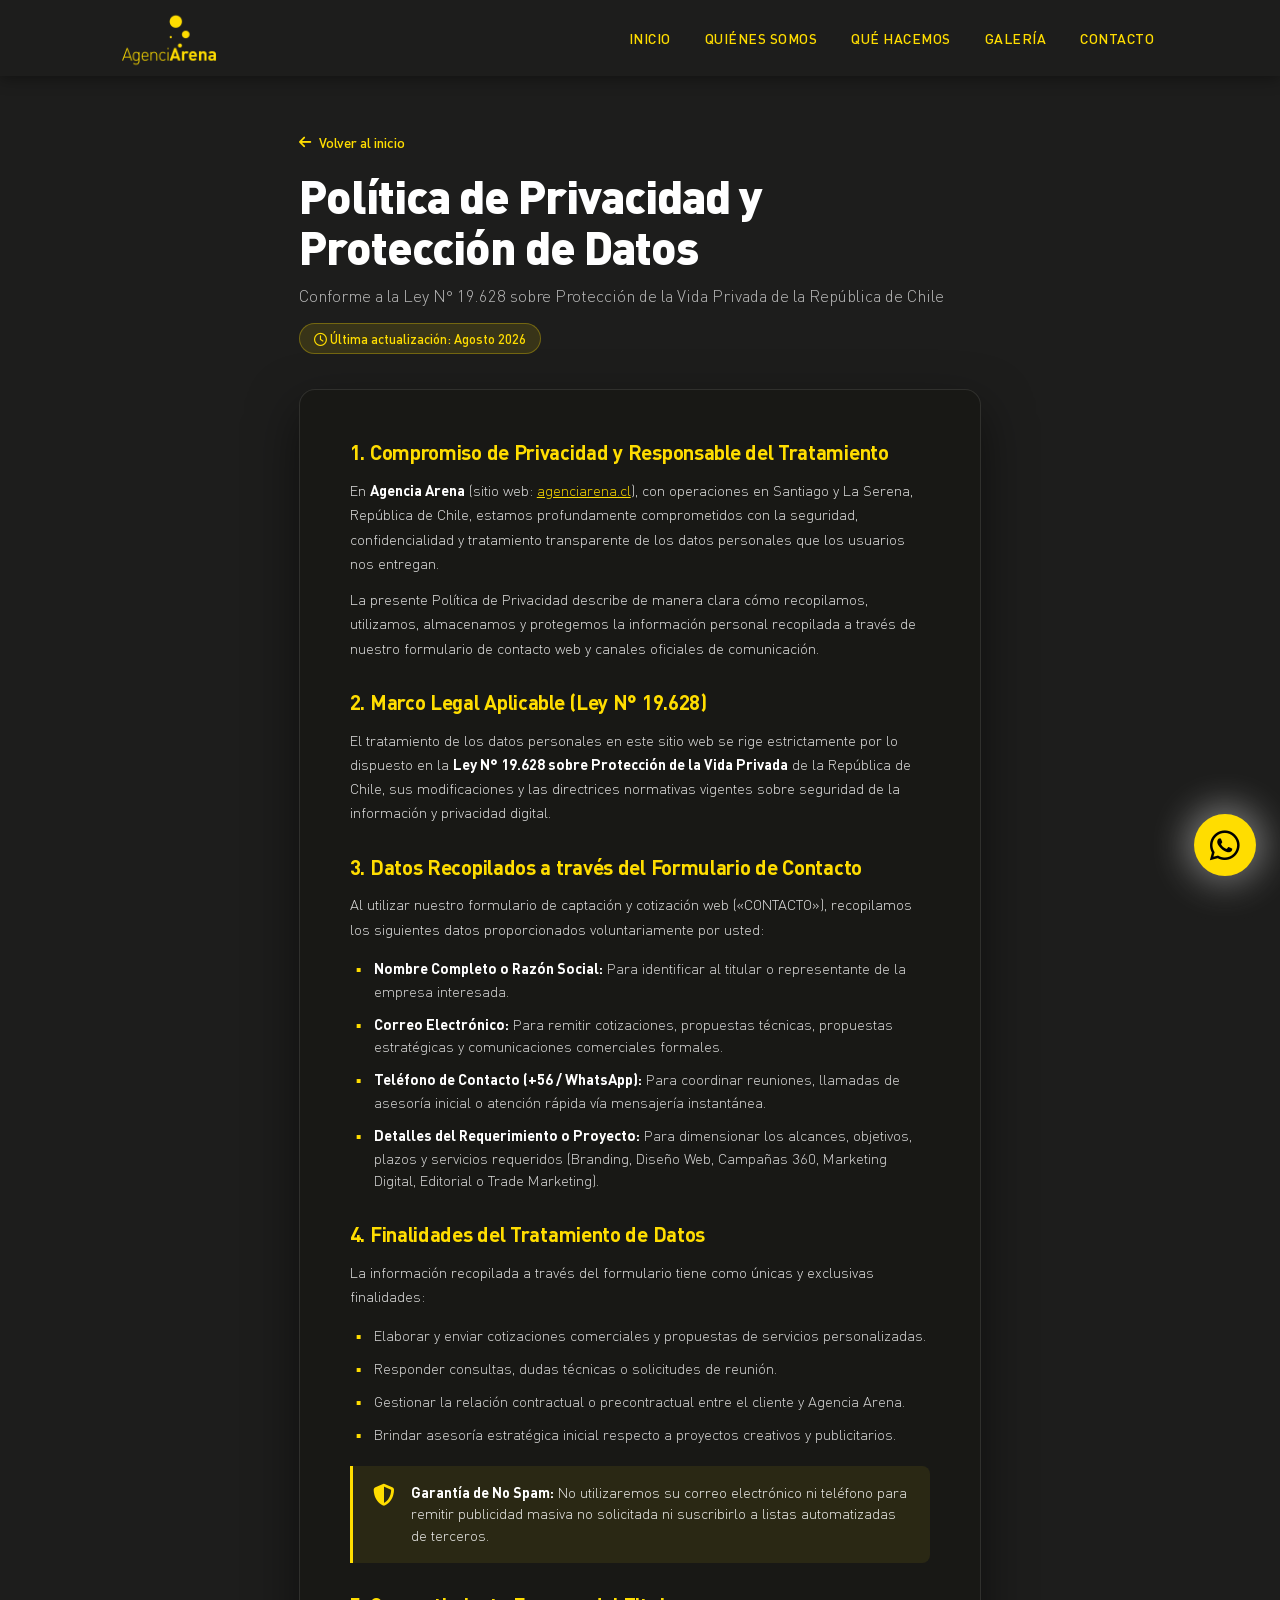
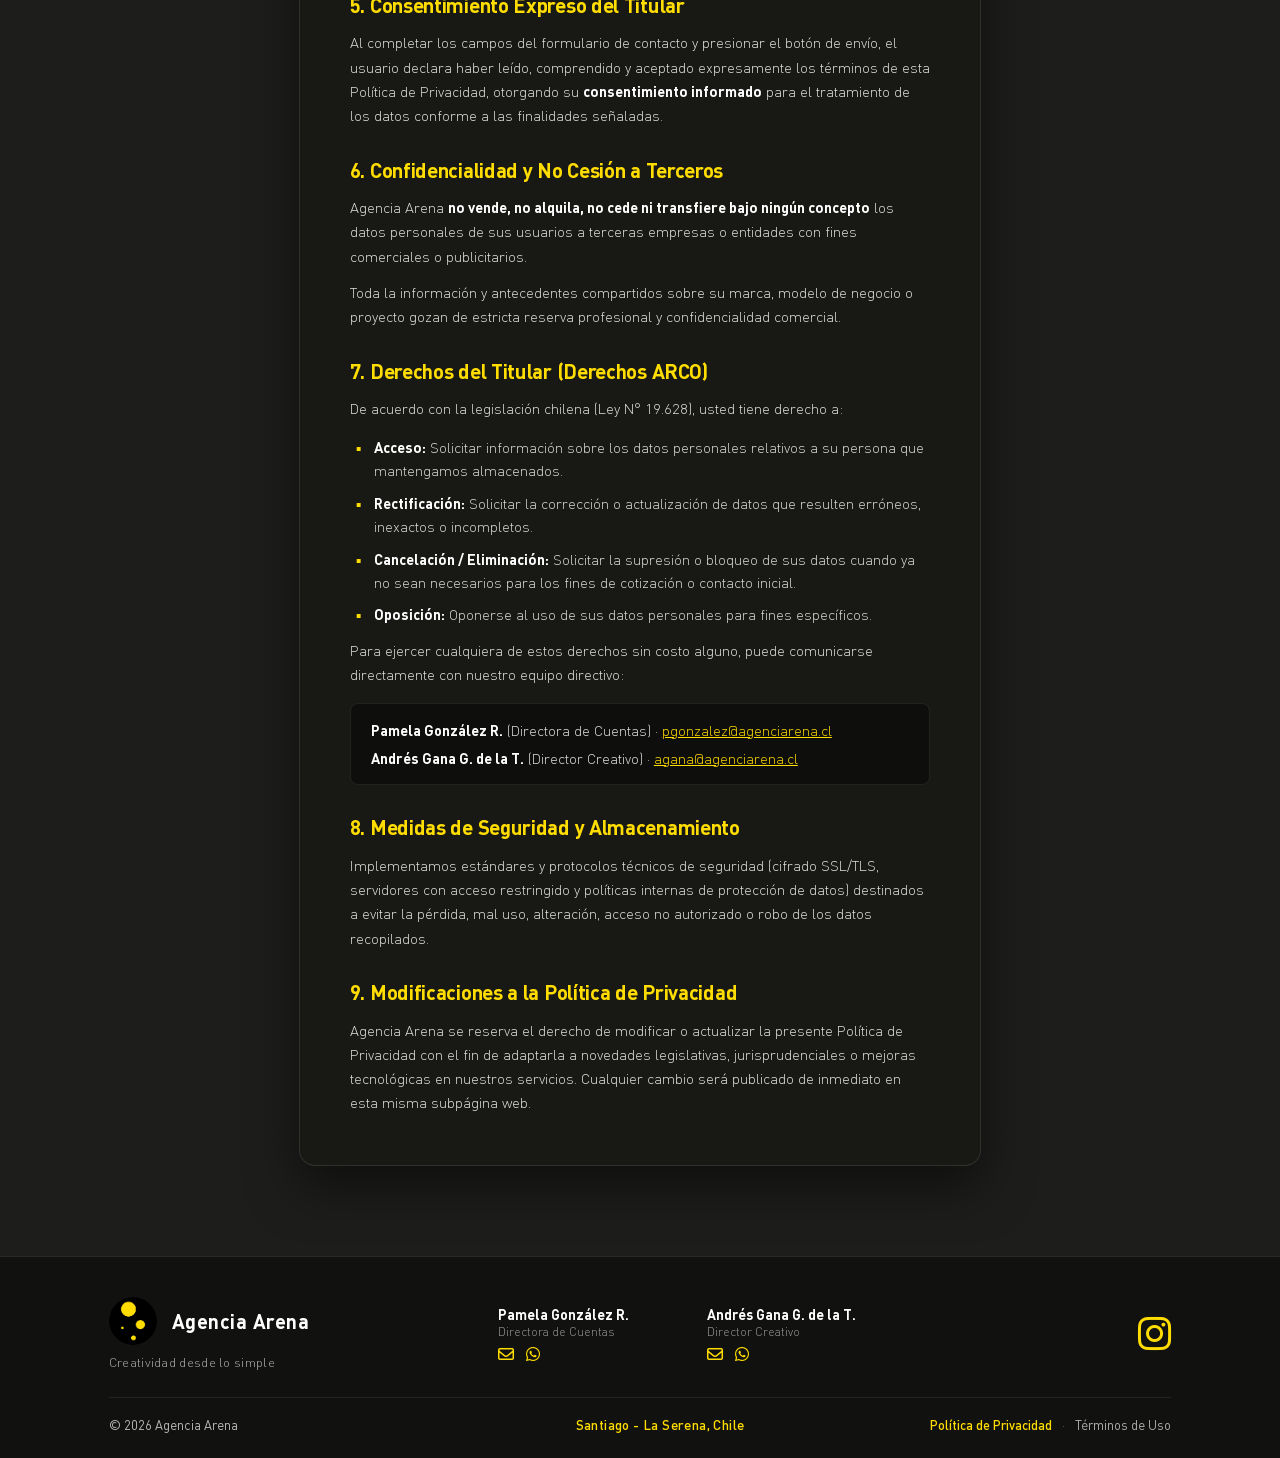
<file: politica-de-privacidad.html>
<!DOCTYPE html>
<html lang="es">

<head>
    <meta charset="UTF-8">
    <meta name="viewport" content="width=device-width, initial-scale=1.0">
    <title>Política de Privacidad | Agencia Arena</title>

    <!-- Meta Tags SEO -->
    <meta name="description"
        content="Política de Privacidad y Protección de Datos Personales de Agencia Arena conforme a la Ley N° 19.628 de la República de Chile.">
    <meta name="robots" content="index, follow, max-image-preview:large">
    <meta name="author" content="Agencia Arena">
    <link rel="canonical" href="https://www.agenciarena.cl/politica-de-privacidad.html">
    <meta name="theme-color" content="#11110f">

    <!-- Open Graph -->
    <meta property="og:type" content="article">
    <meta property="og:site_name" content="Agencia Arena">
    <meta property="og:url" content="https://www.agenciarena.cl/politica-de-privacidad.html">
    <meta property="og:title" content="Política de Privacidad - Agencia Arena">
    <meta property="og:description"
        content="Conoce cómo protegemos y tratamos tus datos personales en Agencia Arena conforme a la Ley 19.628 de Chile.">
    <meta property="og:image" content="https://www.agenciarena.cl/assets/img/logo.png">
    <meta property="og:locale" content="es_CL">

    <!-- Favicon Circular -->
    <link rel="icon" type="image/png" href="assets/img/favicon.png">
    <link rel="apple-touch-icon" href="assets/img/favicon.png">

    <!-- Resource Hints & Precargas -->
    <link rel="preconnect" href="https://cdnjs.cloudflare.com" crossorigin>
    <link rel="dns-prefetch" href="https://cdnjs.cloudflare.com">
    <link rel="preload" href="assets/fonts/DINPro-Bold.woff2" as="font" type="font/woff2" crossorigin>
    <link rel="preload" href="assets/fonts/DINPro-Regular.woff2" as="font" type="font/woff2" crossorigin>

    <!-- Stylesheet Principal con Cache-Busting -->
    <link rel="stylesheet" href="assets/css/style.css?v=10.1">

    <!-- Font Awesome CDN -->
    <link rel="stylesheet" href="https://cdnjs.cloudflare.com/ajax/libs/font-awesome/6.5.1/css/all.min.css">
</head>

<body class="legal-page-body">

    <!-- 1. ENCABEZADO DE NAVEGACIÓN -->
    <header class="main-header">
        <div class="logo-container">
            <a href="index.html" aria-label="Volver a Inicio">
                <img src="assets/img/logo.png" alt="Agencia Arena Logo">
            </a>
        </div>
        <button class="nav-toggle" id="nav-toggle" aria-label="Abrir menú de navegación" aria-expanded="false">
            <span class="hamburger-bar"></span>
            <span class="hamburger-bar"></span>
            <span class="hamburger-bar"></span>
        </button>
        <div class="nav-backdrop" id="nav-backdrop"></div>
        <nav class="nav-container">
            <ul class="nav-menu">
                <li class="nav-item">
                    <a href="index.html#inicio" class="nav-link">INICIO</a>
                </li>
                <li class="nav-item">
                    <a href="index.html#quienes-somos" class="nav-link">QUIÉNES SOMOS</a>
                </li>
                <li class="nav-item">
                    <a href="index.html#que-hacemos" class="nav-link">QUÉ HACEMOS</a>
                </li>
                <li class="nav-item">
                    <a href="index.html#galeria" class="nav-link">GALERÍA</a>
                </li>
                <li class="nav-item">
                    <a href="index.html#contacto" class="nav-link">CONTACTO</a>
                </li>
            </ul>
        </nav>
    </header>

    <!-- 2. CONTENIDO PRINCIPAL: POLÍTICA DE PRIVACIDAD -->
    <main class="legal-main-content">
        <div class="legal-container">
            <div class="legal-header-box">
                <a href="index.html" class="legal-back-link">
                    <i class="fa-solid fa-arrow-left"></i> Volver al inicio
                </a>
                <h1 class="legal-page-title">Política de Privacidad y Protección de Datos</h1>
                <p class="legal-page-subtitle">Conforme a la Ley N° 19.628 sobre Protección de la Vida Privada de la República de Chile</p>
                <div class="legal-meta-badge">
                    <span><i class="fa-regular fa-clock"></i> Última actualización: Agosto 2026</span>
                </div>
            </div>

            <article class="legal-article-card">
                <section class="legal-section-block">
                    <h2>1. Compromiso de Privacidad y Responsable del Tratamiento</h2>
                    <p>En <strong>Agencia Arena</strong> (sitio web: <a href="https://agenciarena.cl">agenciarena.cl</a>), con operaciones en Santiago y La Serena, República de Chile, estamos profundamente comprometidos con la seguridad, confidencialidad y tratamiento transparente de los datos personales que los usuarios nos entregan.</p>
                    <p>La presente Política de Privacidad describe de manera clara cómo recopilamos, utilizamos, almacenamos y protegemos la información personal recopilada a través de nuestro formulario de contacto web y canales oficiales de comunicación.</p>
                </section>

                <section class="legal-section-block">
                    <h2>2. Marco Legal Aplicable (Ley N° 19.628)</h2>
                    <p>El tratamiento de los datos personales en este sitio web se rige estrictamente por lo dispuesto en la <strong>Ley N° 19.628 sobre Protección de la Vida Privada</strong> de la República de Chile, sus modificaciones y las directrices normativas vigentes sobre seguridad de la información y privacidad digital.</p>
                </section>

                <section class="legal-section-block">
                    <h2>3. Datos Recopilados a través del Formulario de Contacto</h2>
                    <p>Al utilizar nuestro formulario de captación y cotización web («CONTACTO»), recopilamos los siguientes datos proporcionados voluntariamente por usted:</p>
                    <ul class="legal-list">
                        <li><strong>Nombre Completo o Razón Social:</strong> Para identificar al titular o representante de la empresa interesada.</li>
                        <li><strong>Correo Electrónico:</strong> Para remitir cotizaciones, propuestas técnicas, propuestas estratégicas y comunicaciones comerciales formales.</li>
                        <li><strong>Teléfono de Contacto (+56 / WhatsApp):</strong> Para coordinar reuniones, llamadas de asesoría inicial o atención rápida vía mensajería instantánea.</li>
                        <li><strong>Detalles del Requerimiento o Proyecto:</strong> Para dimensionar los alcances, objetivos, plazos y servicios requeridos (Branding, Diseño Web, Campañas 360, Marketing Digital, Editorial o Trade Marketing).</li>
                    </ul>
                </section>

                <section class="legal-section-block">
                    <h2>4. Finalidades del Tratamiento de Datos</h2>
                    <p>La información recopilada a través del formulario tiene como únicas y exclusivas finalidades:</p>
                    <ul class="legal-list">
                        <li>Elaborar y enviar cotizaciones comerciales y propuestas de servicios personalizadas.</li>
                        <li>Responder consultas, dudas técnicas o solicitudes de reunión.</li>
                        <li>Gestionar la relación contractual o precontractual entre el cliente y Agencia Arena.</li>
                        <li>Brindar asesoría estratégica inicial respecto a proyectos creativos y publicitarios.</li>
                    </ul>
                    <div class="legal-callout">
                        <i class="fa-solid fa-shield-halved"></i>
                        <p><strong>Garantía de No Spam:</strong> No utilizaremos su correo electrónico ni teléfono para remitir publicidad masiva no solicitada ni suscribirlo a listas automatizadas de terceros.</p>
                    </div>
                </section>

                <section class="legal-section-block">
                    <h2>5. Consentimiento Expreso del Titular</h2>
                    <p>Al completar los campos del formulario de contacto y presionar el botón de envío, el usuario declara haber leído, comprendido y aceptado expresamente los términos de esta Política de Privacidad, otorgando su <strong>consentimiento informado</strong> para el tratamiento de los datos conforme a las finalidades señaladas.</p>
                </section>

                <section class="legal-section-block">
                    <h2>6. Confidencialidad y No Cesión a Terceros</h2>
                    <p>Agencia Arena <strong>no vende, no alquila, no cede ni transfiere bajo ningún concepto</strong> los datos personales de sus usuarios a terceras empresas o entidades con fines comerciales o publicitarios.</p>
                    <p>Toda la información y antecedentes compartidos sobre su marca, modelo de negocio o proyecto gozan de estricta reserva profesional y confidencialidad comercial.</p>
                </section>

                <section class="legal-section-block">
                    <h2>7. Derechos del Titular (Derechos ARCO)</h2>
                    <p>De acuerdo con la legislación chilena (Ley N° 19.628), usted tiene derecho a:</p>
                    <ul class="legal-list">
                        <li><strong>Acceso:</strong> Solicitar información sobre los datos personales relativos a su persona que mantengamos almacenados.</li>
                        <li><strong>Rectificación:</strong> Solicitar la corrección o actualización de datos que resulten erróneos, inexactos o incompletos.</li>
                        <li><strong>Cancelación / Eliminación:</strong> Solicitar la supresión o bloqueo de sus datos cuando ya no sean necesarios para los fines de cotización o contacto inicial.</li>
                        <li><strong>Oposición:</strong> Oponerse al uso de sus datos personales para fines específicos.</li>
                    </ul>
                    <p>Para ejercer cualquiera de estos derechos sin costo alguno, puede comunicarse directamente con nuestro equipo directivo:</p>
                    <div class="legal-contact-box">
                        <p><strong>Pamela González R.</strong> (Directora de Cuentas) · <a href="mailto:pgonzalez@agenciarena.cl">pgonzalez@agenciarena.cl</a></p>
                        <p><strong>Andrés Gana G. de la T.</strong> (Director Creativo) · <a href="mailto:agana@agenciarena.cl">agana@agenciarena.cl</a></p>
                    </div>
                </section>

                <section class="legal-section-block">
                    <h2>8. Medidas de Seguridad y Almacenamiento</h2>
                    <p>Implementamos estándares y protocolos técnicos de seguridad (cifrado SSL/TLS, servidores con acceso restringido y políticas internas de protección de datos) destinados a evitar la pérdida, mal uso, alteración, acceso no autorizado o robo de los datos recopilados.</p>
                </section>

                <section class="legal-section-block">
                    <h2>9. Modificaciones a la Política de Privacidad</h2>
                    <p>Agencia Arena se reserva el derecho de modificar o actualizar la presente Política de Privacidad con el fin de adaptarla a novedades legislativas, jurisprudenciales o mejoras tecnológicas en nuestros servicios. Cualquier cambio será publicado de inmediato en esta misma subpágina web.</p>
                </section>
            </article>
        </div>
    </main>

    <!-- 3. FOOTER -->
    <footer class="main-footer">
        <div class="footer-container">
            <!-- Bloque Superior: Marca, Equipo y Redes -->
            <div class="footer-top">
                <div class="footer-brand-col">
                    <div class="footer-brand">
                        <img src="assets/img/favicon.png" alt="Agencia Arena" class="footer-logo">
                        <span class="footer-brand-title">Agencia Arena</span>
                    </div>
                    <span class="footer-tagline">Creatividad desde lo simple</span>
                </div>

                <div class="footer-center-block">
                    <div class="footer-team-col">
                        <!-- Pamela -->
                        <div class="footer-member">
                            <div class="footer-member-info">
                                <h4><span class="contact-bold">Pamela</span> <span class="contact-light">González R.</span></h4>
                                <p class="role">Directora de Cuentas</p>
                                <div class="footer-member-icons">
                                    <a href="mailto:pgonzalez@agenciarena.cl" class="footer-icon-btn" aria-label="Email Pamela"><i class="fa-regular fa-envelope"></i></a>
                                    <a href="https://wa.me/56971888564" target="_blank" rel="noopener noreferrer" class="footer-icon-btn" aria-label="WhatsApp Pamela"><i class="fa-brands fa-whatsapp"></i></a>
                                </div>
                            </div>
                        </div>

                        <!-- Andrés -->
                        <div class="footer-member">
                            <div class="footer-member-info">
                                <h4><span class="contact-bold">Andrés</span> <span class="contact-light">Gana G. de la T.</span></h4>
                                <p class="role">Director Creativo</p>
                                <div class="footer-member-icons">
                                    <a href="mailto:agana@agenciarena.cl" class="footer-icon-btn" aria-label="Email Andrés"><i class="fa-regular fa-envelope"></i></a>
                                    <a href="https://wa.me/56994371732" target="_blank" rel="noopener noreferrer" class="footer-icon-btn" aria-label="WhatsApp Andrés"><i class="fa-brands fa-whatsapp"></i></a>
                                </div>
                            </div>
                        </div>
                    </div>
                </div>

                <div class="footer-social-col">
                    <a href="https://www.instagram.com/agenciarena_/" target="_blank" rel="noopener noreferrer" class="footer-instagram-btn" aria-label="Instagram Agencia Arena">
                        <i class="fa-brands fa-instagram"></i>
                    </a>
                </div>
            </div>

            <!-- Bloque Inferior: Copyright, Ubicaciones y Legales -->
            <div class="footer-bottom">
                <div class="footer-left">
                    <p class="footer-copyright">&copy; 2026 Agencia Arena</p>
                </div>
                <div class="footer-center">
                    <p class="footer-locations">Santiago - La Serena, Chile</p>
                </div>
                <div class="footer-legal-links">
                    <a href="politica-de-privacidad.html" class="legal-btn active-legal">Política de Privacidad</a>
                    <span class="legal-separator">·</span>
                    <a href="terminos-de-uso.html" class="legal-btn">Términos de Uso</a>
                </div>
            </div>
        </div>
    </footer>

    <!-- BOTÓN FLOTANTE DE WHATSAPP -->
    <a href="https://wa.me/56971888564?text=Hola!%20Me%20gustar%C3%ADa%20hacer%20una%20consulta." target="_blank" rel="noopener noreferrer" class="whatsapp-float" aria-label="Escríbenos a WhatsApp">
        <i class="fa-brands fa-whatsapp"></i>
        <span class="whatsapp-tooltip">¡Escríbenos!</span>
    </a>
    <!-- JAVASCRIPT con cache-busting y carga diferida -->
    <script src="assets/js/main.js?v=2.6" defer></script>
</body>

</html>
</file>
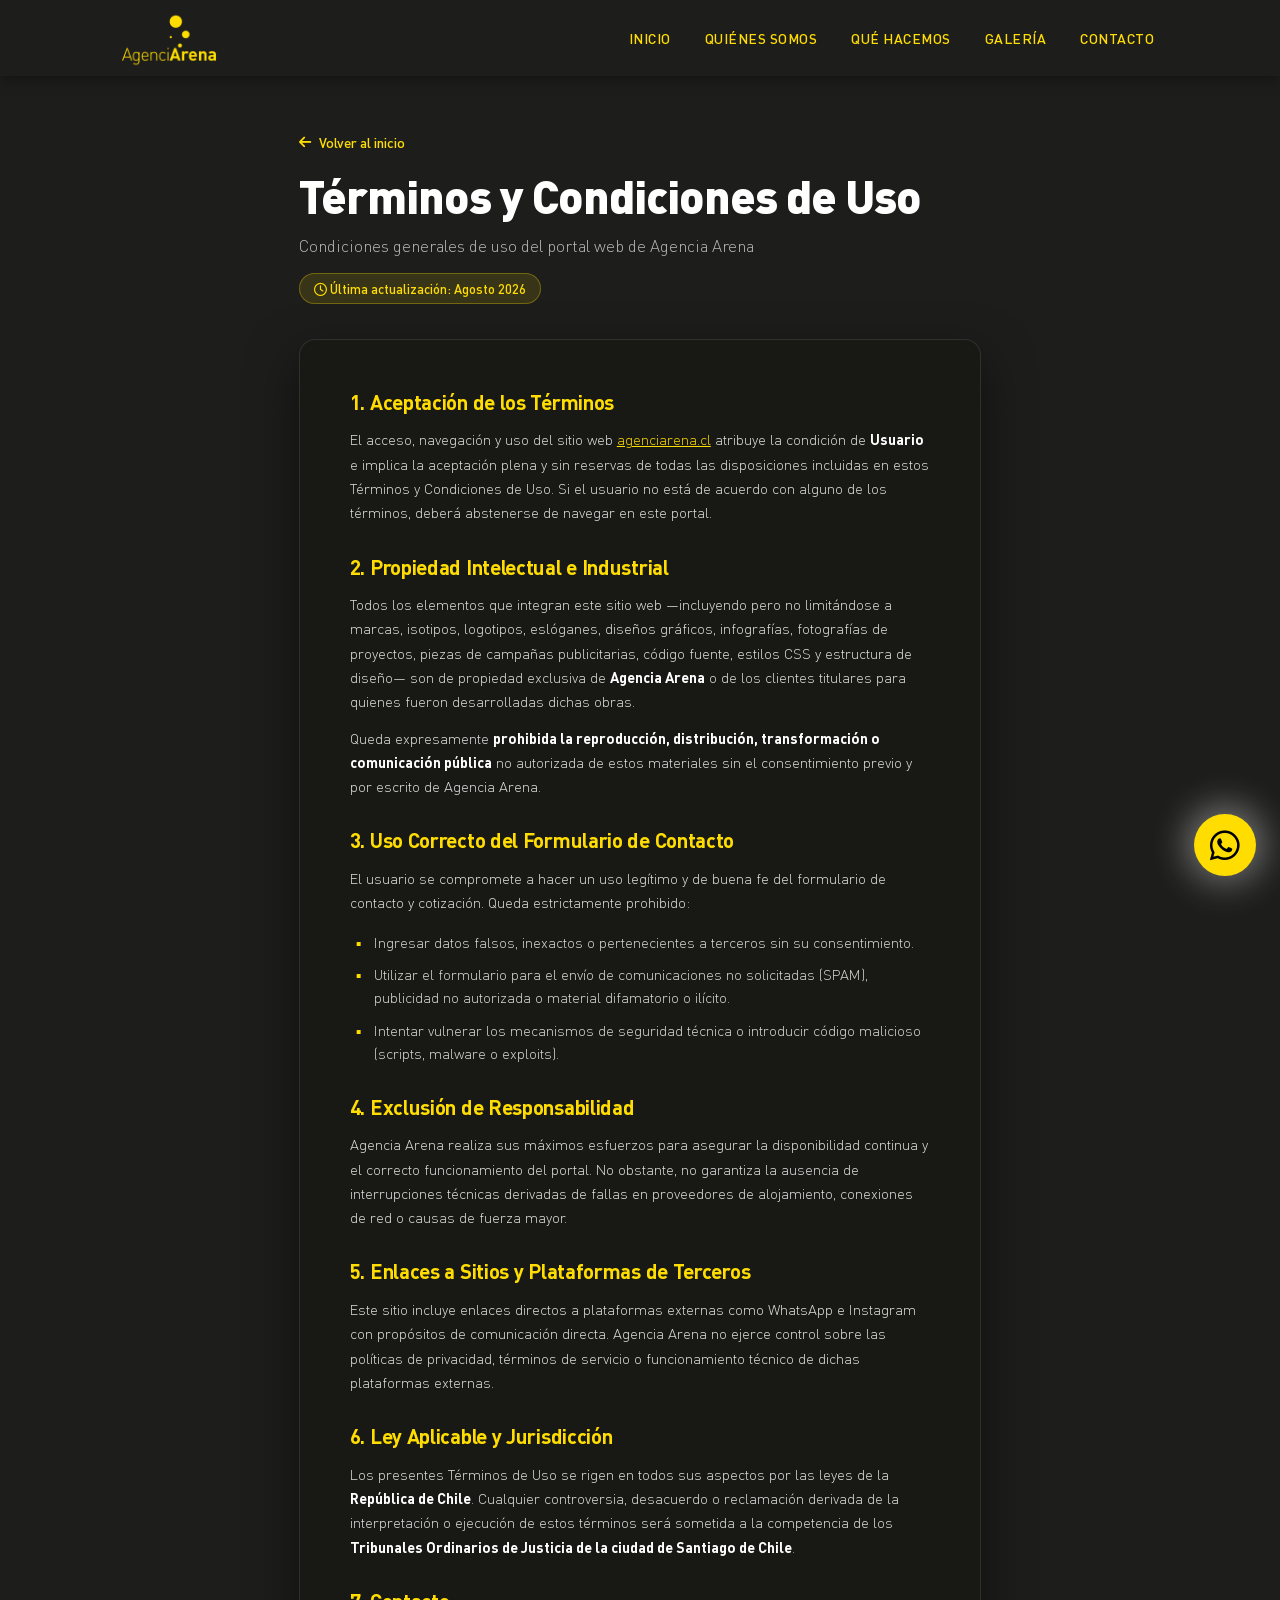
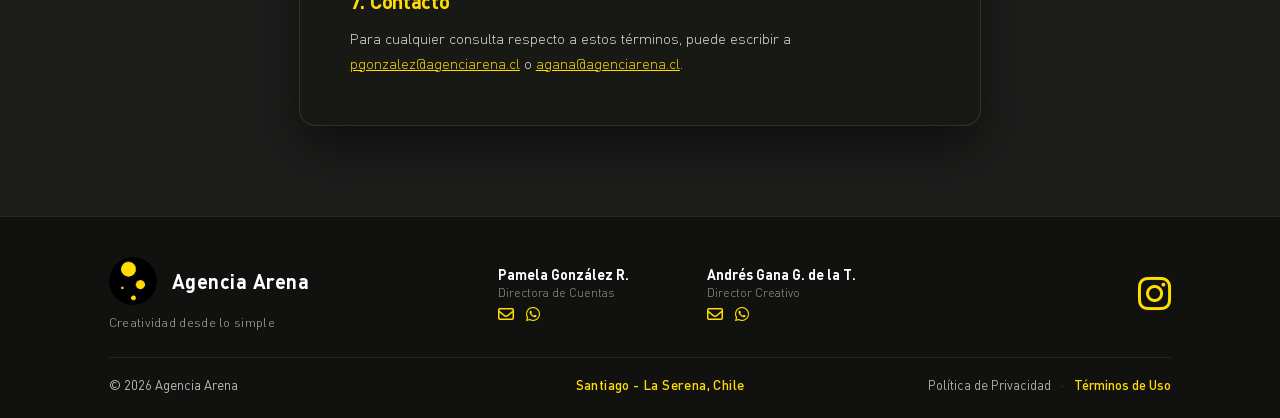
<file: terminos-de-uso.html>
<!DOCTYPE html>
<html lang="es">

<head>
    <meta charset="UTF-8">
    <meta name="viewport" content="width=device-width, initial-scale=1.0">
    <title>Términos y Condiciones de Uso | Agencia Arena</title>

    <!-- Meta Tags SEO -->
    <meta name="description"
        content="Términos y Condiciones de Uso del sitio web de Agencia Arena conforme a la legislación de la República de Chile.">
    <meta name="robots" content="index, follow, max-image-preview:large">
    <meta name="author" content="Agencia Arena">
    <link rel="canonical" href="https://www.agenciarena.cl/terminos-de-uso.html">
    <meta name="theme-color" content="#11110f">

    <!-- Open Graph -->
    <meta property="og:type" content="article">
    <meta property="og:site_name" content="Agencia Arena">
    <meta property="og:url" content="https://www.agenciarena.cl/terminos-de-uso.html">
    <meta property="og:title" content="Términos y Condiciones de Uso - Agencia Arena">
    <meta property="og:description"
        content="Condiciones de navegación, propiedad intelectual y responsabilidades legales del sitio web de Agencia Arena.">
    <meta property="og:image" content="https://www.agenciarena.cl/assets/img/logo.png">
    <meta property="og:locale" content="es_CL">

    <!-- Favicon Circular -->
    <link rel="icon" type="image/png" href="assets/img/favicon.png">
    <link rel="apple-touch-icon" href="assets/img/favicon.png">

    <!-- Resource Hints & Precargas -->
    <link rel="preconnect" href="https://cdnjs.cloudflare.com" crossorigin>
    <link rel="dns-prefetch" href="https://cdnjs.cloudflare.com">
    <link rel="preload" href="assets/fonts/DINPro-Bold.woff2" as="font" type="font/woff2" crossorigin>
    <link rel="preload" href="assets/fonts/DINPro-Regular.woff2" as="font" type="font/woff2" crossorigin>

    <!-- Stylesheet Principal con Cache-Busting -->
    <link rel="stylesheet" href="assets/css/style.css?v=10.1">

    <!-- Font Awesome CDN -->
    <link rel="stylesheet" href="https://cdnjs.cloudflare.com/ajax/libs/font-awesome/6.5.1/css/all.min.css">
</head>

<body class="legal-page-body">

    <!-- 1. ENCABEZADO DE NAVEGACIÓN -->
    <header class="main-header">
        <div class="logo-container">
            <a href="index.html" aria-label="Volver a Inicio">
                <img src="assets/img/logo.png" alt="Agencia Arena Logo">
            </a>
        </div>
        <button class="nav-toggle" id="nav-toggle" aria-label="Abrir menú de navegación" aria-expanded="false">
            <span class="hamburger-bar"></span>
            <span class="hamburger-bar"></span>
            <span class="hamburger-bar"></span>
        </button>
        <div class="nav-backdrop" id="nav-backdrop"></div>
        <nav class="nav-container">
            <ul class="nav-menu">
                <li class="nav-item">
                    <a href="index.html#inicio" class="nav-link">INICIO</a>
                </li>
                <li class="nav-item">
                    <a href="index.html#quienes-somos" class="nav-link">QUIÉNES SOMOS</a>
                </li>
                <li class="nav-item">
                    <a href="index.html#que-hacemos" class="nav-link">QUÉ HACEMOS</a>
                </li>
                <li class="nav-item">
                    <a href="index.html#galeria" class="nav-link">GALERÍA</a>
                </li>
                <li class="nav-item">
                    <a href="index.html#contacto" class="nav-link">CONTACTO</a>
                </li>
            </ul>
        </nav>
    </header>

    <!-- 2. CONTENIDO PRINCIPAL: TÉRMINOS DE USO -->
    <main class="legal-main-content">
        <div class="legal-container">
            <div class="legal-header-box">
                <a href="index.html" class="legal-back-link">
                    <i class="fa-solid fa-arrow-left"></i> Volver al inicio
                </a>
                <h1 class="legal-page-title">Términos y Condiciones de Uso</h1>
                <p class="legal-page-subtitle">Condiciones generales de uso del portal web de Agencia Arena</p>
                <div class="legal-meta-badge">
                    <span><i class="fa-regular fa-clock"></i> Última actualización: Agosto 2026</span>
                </div>
            </div>

            <article class="legal-article-card">
                <section class="legal-section-block">
                    <h2>1. Aceptación de los Términos</h2>
                    <p>El acceso, navegación y uso del sitio web <a href="https://agenciarena.cl">agenciarena.cl</a> atribuye la condición de <strong>Usuario</strong> e implica la aceptación plena y sin reservas de todas las disposiciones incluidas en estos Términos y Condiciones de Uso. Si el usuario no está de acuerdo con alguno de los términos, deberá abstenerse de navegar en este portal.</p>
                </section>

                <section class="legal-section-block">
                    <h2>2. Propiedad Intelectual e Industrial</h2>
                    <p>Todos los elementos que integran este sitio web —incluyendo pero no limitándose a marcas, isotipos, logotipos, eslóganes, diseños gráficos, infografías, fotografías de proyectos, piezas de campañas publicitarias, código fuente, estilos CSS y estructura de diseño— son de propiedad exclusiva de <strong>Agencia Arena</strong> o de los clientes titulares para quienes fueron desarrolladas dichas obras.</p>
                    <p>Queda expresamente <strong>prohibida la reproducción, distribución, transformación o comunicación pública</strong> no autorizada de estos materiales sin el consentimiento previo y por escrito de Agencia Arena.</p>
                </section>

                <section class="legal-section-block">
                    <h2>3. Uso Correcto del Formulario de Contacto</h2>
                    <p>El usuario se compromete a hacer un uso legítimo y de buena fe del formulario de contacto y cotización. Queda estrictamente prohibido:</p>
                    <ul class="legal-list">
                        <li>Ingresar datos falsos, inexactos o pertenecientes a terceros sin su consentimiento.</li>
                        <li>Utilizar el formulario para el envío de comunicaciones no solicitadas (SPAM), publicidad no autorizada o material difamatorio o ilícito.</li>
                        <li>Intentar vulnerar los mecanismos de seguridad técnica o introducir código malicioso (scripts, malware o exploits).</li>
                    </ul>
                </section>

                <section class="legal-section-block">
                    <h2>4. Exclusión de Responsabilidad</h2>
                    <p>Agencia Arena realiza sus máximos esfuerzos para asegurar la disponibilidad continua y el correcto funcionamiento del portal. No obstante, no garantiza la ausencia de interrupciones técnicas derivadas de fallas en proveedores de alojamiento, conexiones de red o causas de fuerza mayor.</p>
                </section>

                <section class="legal-section-block">
                    <h2>5. Enlaces a Sitios y Plataformas de Terceros</h2>
                    <p>Este sitio incluye enlaces directos a plataformas externas como WhatsApp e Instagram con propósitos de comunicación directa. Agencia Arena no ejerce control sobre las políticas de privacidad, términos de servicio o funcionamiento técnico de dichas plataformas externas.</p>
                </section>

                <section class="legal-section-block">
                    <h2>6. Ley Aplicable y Jurisdicción</h2>
                    <p>Los presentes Términos de Uso se rigen en todos sus aspectos por las leyes de la <strong>República de Chile</strong>. Cualquier controversia, desacuerdo o reclamación derivada de la interpretación o ejecución de estos términos será sometida a la competencia de los <strong>Tribunales Ordinarios de Justicia de la ciudad de Santiago de Chile</strong>.</p>
                </section>

                <section class="legal-section-block">
                    <h2>7. Contacto</h2>
                    <p>Para cualquier consulta respecto a estos términos, puede escribir a <a href="mailto:pgonzalez@agenciarena.cl">pgonzalez@agenciarena.cl</a> o <a href="mailto:agana@agenciarena.cl">agana@agenciarena.cl</a>.</p>
                </section>
            </article>
        </div>
    </main>

    <!-- 3. FOOTER -->
    <footer class="main-footer">
        <div class="footer-container">
            <!-- Bloque Superior: Marca, Equipo y Redes -->
            <div class="footer-top">
                <div class="footer-brand-col">
                    <div class="footer-brand">
                        <img src="assets/img/favicon.png" alt="Agencia Arena" class="footer-logo">
                        <span class="footer-brand-title">Agencia Arena</span>
                    </div>
                    <span class="footer-tagline">Creatividad desde lo simple</span>
                </div>

                <div class="footer-center-block">
                    <div class="footer-team-col">
                        <!-- Pamela -->
                        <div class="footer-member">
                            <div class="footer-member-info">
                                <h4><span class="contact-bold">Pamela</span> <span class="contact-light">González R.</span></h4>
                                <p class="role">Directora de Cuentas</p>
                                <div class="footer-member-icons">
                                    <a href="mailto:pgonzalez@agenciarena.cl" class="footer-icon-btn" aria-label="Email Pamela"><i class="fa-regular fa-envelope"></i></a>
                                    <a href="https://wa.me/56971888564" target="_blank" rel="noopener noreferrer" class="footer-icon-btn" aria-label="WhatsApp Pamela"><i class="fa-brands fa-whatsapp"></i></a>
                                </div>
                            </div>
                        </div>

                        <!-- Andrés -->
                        <div class="footer-member">
                            <div class="footer-member-info">
                                <h4><span class="contact-bold">Andrés</span> <span class="contact-light">Gana G. de la T.</span></h4>
                                <p class="role">Director Creativo</p>
                                <div class="footer-member-icons">
                                    <a href="mailto:agana@agenciarena.cl" class="footer-icon-btn" aria-label="Email Andrés"><i class="fa-regular fa-envelope"></i></a>
                                    <a href="https://wa.me/56994371732" target="_blank" rel="noopener noreferrer" class="footer-icon-btn" aria-label="WhatsApp Andrés"><i class="fa-brands fa-whatsapp"></i></a>
                                </div>
                            </div>
                        </div>
                    </div>
                </div>

                <div class="footer-social-col">
                    <a href="https://www.instagram.com/agenciarena_/" target="_blank" rel="noopener noreferrer" class="footer-instagram-btn" aria-label="Instagram Agencia Arena">
                        <i class="fa-brands fa-instagram"></i>
                    </a>
                </div>
            </div>

            <!-- Bloque Inferior: Copyright, Ubicaciones y Legales -->
            <div class="footer-bottom">
                <div class="footer-left">
                    <p class="footer-copyright">&copy; 2026 Agencia Arena</p>
                </div>
                <div class="footer-center">
                    <p class="footer-locations">Santiago - La Serena, Chile</p>
                </div>
                <div class="footer-legal-links">
                    <a href="politica-de-privacidad.html" class="legal-btn">Política de Privacidad</a>
                    <span class="legal-separator">·</span>
                    <a href="terminos-de-uso.html" class="legal-btn active-legal">Términos de Uso</a>
                </div>
            </div>
        </div>
    </footer>

    <!-- BOTÓN FLOTANTE DE WHATSAPP -->
    <a href="https://wa.me/56971888564?text=Hola!%20Me%20gustar%C3%ADa%20hacer%20una%20consulta." target="_blank" rel="noopener noreferrer" class="whatsapp-float" aria-label="Escríbenos a WhatsApp">
        <i class="fa-brands fa-whatsapp"></i>
        <span class="whatsapp-tooltip">¡Escríbenos!</span>
    </a>
    <!-- JAVASCRIPT con cache-busting y carga diferida -->
    <script src="assets/js/main.js?v=2.6" defer></script>
</body>

</html>
</file>
<file: assets/css/style.css>
/* =========================================================================
   DINPro Typography Setup (Con font-display: swap para rendimiento Core Web Vitals)
   ========================================================================= */
@font-face {
    font-family: 'DINPro';
    src: url('../fonts/DINPro-Light.woff2') format('woff2');
    font-weight: 300;
    font-style: normal;
    font-display: swap;
}

@font-face {
    font-family: 'DINPro';
    src: url('../fonts/DINPro-Regular.woff2') format('woff2');
    font-weight: 400;
    font-style: normal;
    font-display: swap;
}

@font-face {
    font-family: 'DINPro';
    src: url('../fonts/DINPro-Medium.woff2') format('woff2');
    font-weight: 500;
    font-style: normal;
    font-display: swap;
}

@font-face {
    font-family: 'DINPro';
    src: url('../fonts/DINPro-Bold.woff2') format('woff2');
    font-weight: 700;
    font-style: normal;
    font-display: swap;
}

@font-face {
    font-family: 'DINPro';
    src: url('../fonts/DINPro-Black.woff2') format('woff2');
    font-weight: 900;
    font-style: normal;
    font-display: swap;
}

/* ==========================================================================
   AGENCIA ARENA - MAIN STYLESHEET
   ========================================================================== */

/* Color Variables */
:root {
    --color-bg: #1d1d1c; /* sRGB R:29, G:29, B:28 */
    --color-yellow: #ffdd00;
    --color-white: #ffffff;
    --color-gray: #878787;
    --color-dark-gray: #1d1d1c;
}

/* 2. BASE STYLES & RESET */
* {
    margin: 0;
    padding: 0;
    box-sizing: border-box;
}

html {
    scroll-behavior: smooth;
    font-family: 'DINPro', -apple-system, BlinkMacSystemFont, "Segoe UI", Roboto, sans-serif;
    background-color: var(--color-bg);
    color: #ffffff;
    overflow-x: hidden;
    -webkit-font-smoothing: antialiased;
    -moz-osx-font-smoothing: grayscale;
}

body {
    min-height: 100vh;
    background-color: var(--color-bg);
    position: relative;
    overflow-x: hidden;
    width: 100%;
}

/* ==========================================================================
   GLOBAL ANIMATED BACKGROUND (OPCIÓN 3: DERIVA SUAVE + PUNTOS ASCENDENTES)
   ========================================================================== */

.global-bg-container {
    position: fixed;
    top: 0;
    left: 0;
    width: 100%;
    height: 100vh;
    height: 100dvh;
    background-color: #1d1d1c;
    overflow: hidden;
    pointer-events: none;
    z-index: 0;
}

.bg-moving-layer {
    position: absolute;
    top: -2%;
    left: -2%;
    width: 104%;
    height: 104%;
    background-color: #1d1d1c;
    background-image: url('../img/trama-nueva-07.09.26.png');
    background-repeat: no-repeat;
    background-position: center bottom -120px;
    background-position: center bottom calc(-65px - 5vh);
    background-size: cover;
    pointer-events: none;
    will-change: transform;
    animation: driftMoveCombo 9s ease-in-out infinite alternate;
    transform-origin: center bottom;
}

@keyframes driftMoveCombo {
    0% {
        transform: scale(1.0) translate(0, 0);
    }
    50% {
        transform: scale(1.029) translate(-0.85%, -0.45%);
    }
    100% {
        transform: scale(1.013) translate(0.65%, 0);
    }
}

/* Partículas: Puntos amarillos que se desprenden y suben lentamente */
.bg-particles-layer {
    position: absolute;
    top: 0;
    left: 0;
    width: 100%;
    height: 100%;
    pointer-events: none;
    overflow: hidden;
    z-index: 1;
}

.particle {
    position: absolute;
    left: var(--px);
    bottom: 1.5%;
    width: var(--size);
    height: var(--size);
    border-radius: 50%;
    background: var(--yellow, #FFDD00);
    box-shadow: 0 0 6px rgba(255, 221, 0, 0.45);
    opacity: 0;
    pointer-events: none;
    will-change: transform, opacity;
    animation: floatUp var(--dur) ease-in infinite;
    animation-delay: var(--delay);
}

@keyframes floatUp {
    0% {
        transform: translateY(0) scale(0.75);
        opacity: 0;
    }
    12% {
        opacity: 0.95;
    }
    70% {
        opacity: 0.6;
    }
    100% {
        transform: translateY(var(--rise, -500px)) scale(0.65);
        opacity: 0;
    }
}

@media (prefers-reduced-motion: reduce) {
    .bg-moving-layer,
    .particle {
        animation: none !important;
    }
}

/* 3. NAVIGATION HEADER */
.main-header {
    position: fixed;
    top: 0;
    left: 0;
    width: 100%;
    height: 85px;
    background-color: var(--color-bg);
    display: flex;
    justify-content: space-between;
    align-items: center;
    padding: 0 8.5%;
    z-index: 1000;
    box-shadow: 0 2px 15px rgba(0, 0, 0, 0.4);
    box-sizing: border-box;
    animation: smoothHeaderDrop 0.75s cubic-bezier(0.16, 1, 0.3, 1) forwards;
}

.logo-container {
    height: 100%;
    display: flex;
    align-items: center;
    margin-left: 0;
    margin-top: 0;
    overflow: visible;
}

.logo-container a {
    display: flex;
    align-items: center;
    height: 100%;
    text-decoration: none;
}

.logo-container img {
    height: 135px;
    max-height: 135px;
    width: auto;
    object-fit: contain;
    transform: translateY(2px);
    transition: transform 0.25s ease;
}

.logo-container a:hover img {
    transform: translateY(2px) scale(1.05);
}

.nav-container {
    height: 100%;
    display: flex;
    align-items: center;
}

.nav-menu {
    display: flex;
    list-style: none;
    height: 100%;
    align-items: center;
    gap: 0;
    margin: 0;
    padding: 0;
}

.nav-item {
    height: 100%;
    display: flex;
    align-items: center;
}

.nav-link {
    font-family: 'DINPro', sans-serif;
    color: var(--color-yellow);
    text-decoration: none;
    font-weight: 500;
    font-size: clamp(12px, 0.9vw, 14px);
    text-transform: uppercase;
    letter-spacing: 0.5px;
    padding: 0 clamp(16px, 1.6vw, 28px);
    height: 100%;
    display: flex;
    align-items: center;
    justify-content: center;
    text-align: center;
    line-height: 1;
    transition: background-color 0.25s ease, color 0.25s ease;
    white-space: nowrap;
    box-sizing: border-box;
}

.nav-link:hover {
    color: var(--color-white);
    background-color: rgba(255, 221, 0, 0.08);
}

.nav-link.active {
    background-color: var(--color-yellow);
    color: #000000;
    font-weight: 500;
}

/* Botón de Menú Hamburguesa para Móviles */
.nav-toggle {
    display: none;
    background: transparent;
    border: none;
    cursor: pointer;
    padding: 8px;
    width: 44px;
    height: 44px;
    flex-direction: column;
    justify-content: center;
    align-items: center;
    gap: 5px;
    z-index: 1001;
    border-radius: 8px;
    transition: background-color 0.25s ease;
    box-sizing: border-box;
}

.hamburger-bar {
    width: 25px;
    height: 2.5px;
    background-color: var(--color-yellow);
    border-radius: 2px;
    transition: transform 0.3s cubic-bezier(0.4, 0, 0.2, 1), opacity 0.25s ease, background-color 0.25s ease;
    display: block;
}

.nav-toggle:hover {
    background-color: rgba(255, 221, 0, 0.12);
}

.nav-toggle.is-active .hamburger-bar:nth-child(1) {
    transform: translateY(7.5px) rotate(45deg);
}

.nav-toggle.is-active .hamburger-bar:nth-child(2) {
    opacity: 0;
    transform: scaleX(0);
}

.nav-toggle.is-active .hamburger-bar:nth-child(3) {
    transform: translateY(-7.5px) rotate(-45deg);
}

/* Backdrop Oscuro para Menú Lateral Móvil */
.nav-backdrop {
    display: none;
}

/* 4. SECTION LAYOUTS */
.section {
    min-height: 100vh;
    padding: 125px 8.5% 80px 8.5%;
    display: flex;
    position: relative;
    overflow: hidden;
    background-color: transparent;
    z-index: 1;
    scroll-margin-top: 85px;
    box-sizing: border-box;
    width: 100%;
}

.section-title {
    font-family: 'DINPro', sans-serif;
    font-size: clamp(55px, 6vw, 95px);
    font-weight: 800;
    text-transform: uppercase;
    line-height: 0.9;
    color: var(--color-white);
    letter-spacing: -2px;
    z-index: 10;
    margin: 0;
}

/* 5. SECCIÓN: INICIO */
#inicio {
    display: flex;
    flex-direction: column;
    justify-content: center;
    align-items: flex-start;
    padding-top: 85px;
    padding-bottom: 40px;
    min-height: 100vh;
}

/* =========================================================================
   ANIMACIONES SUAVES DE ENTRADA AL CARGAR / REFRESCAR LA PÁGINA
   ========================================================================= */
@keyframes smoothHeaderDrop {
    0% {
        opacity: 0;
        transform: translateY(-100%);
    }
    100% {
        opacity: 1;
        transform: translateY(0);
    }
}

@keyframes smoothDropIn {
    0% {
        opacity: 0;
        transform: translateY(-38px);
    }
    100% {
        opacity: 1;
        transform: translateY(0);
    }
}

@keyframes smoothBtnDrop {
    0% {
        opacity: 0;
        transform: translateY(-28px);
    }
    100% {
        opacity: 1;
        transform: translateY(0);
    }
}

.hero-anim-1 {
    display: inline-block;
    animation: smoothDropIn 0.85s cubic-bezier(0.16, 1, 0.3, 1) 0.1s backwards;
}

.hero-anim-2 {
    display: inline-block;
    animation: smoothDropIn 0.85s cubic-bezier(0.16, 1, 0.3, 1) 0.24s backwards;
}

.hero-anim-3 {
    display: block;
    animation: smoothDropIn 0.85s cubic-bezier(0.16, 1, 0.3, 1) 0.38s backwards;
}

.hero-container {
    width: 100%;
    display: flex;
    align-items: center;
    justify-content: space-between;
    position: relative;
}

.hero-content {
    margin-left: 0;
    margin-top: 0;
    transform: translateY(-28px);
    z-index: 2;
    flex-shrink: 0;
}

.hero-graphic-desktop {
    display: flex;
    justify-content: center;
    align-items: center;
    width: clamp(420px, 36vw, 580px);
    max-width: 580px;
    margin-right: 0%;
    margin-top: -35px;
    pointer-events: none;
    user-select: none;
    z-index: 2;
}

.hero-graphic-img {
    width: 100%;
    height: auto;
    object-fit: contain;
}

.hero-anim-graphic {
    animation: smoothDropIn 0.95s cubic-bezier(0.16, 1, 0.3, 1) 0.32s backwards;
}

.hero-text {
    font-family: 'DINPro', sans-serif;
    font-size: clamp(38px, 4.8vw, 70px);
    line-height: 0.95;
    font-weight: 300;
}

.hero-text span.yellow {
    color: var(--color-yellow);
    font-weight: 300;
    font-size: clamp(46px, 6vw, 88px);
    margin-left: 17%;
    display: inline-block;
}

.hero-text span.bold {
    font-weight: 700;
    font-size: clamp(60px, 9vw, 130px);
    display: block;
    margin-top: -15px;
    letter-spacing: -3px;
    margin-left: 47%;
}

.hero-subtitle {
    position: absolute;
    width: 1px;
    height: 1px;
    padding: 0;
    margin: -1px;
    overflow: hidden;
    clip: rect(0, 0, 0, 0);
    white-space: nowrap;
    border: 0;
}

.hero-anim-4 {
    display: block;
    animation: none;
}

.hero-anim-5 {
    display: inline-flex;
    animation: smoothBtnDrop 0.85s cubic-bezier(0.16, 1, 0.3, 1) 0.58s backwards;
}

.hero-btn-presentacion {
    display: inline-flex;
    align-items: center;
    justify-content: center;
    gap: 8px;
    background-color: var(--color-yellow);
    color: #000000;
    font-family: 'DINPro', sans-serif;
    font-size: clamp(17px, 1.7vw, 25px);
    text-transform: uppercase;
    text-decoration: none;
    letter-spacing: 0.5px;
    padding: clamp(15px, 1.7vh, 22px) clamp(38px, 4vw, 62px);
    border-radius: 50px;
    margin-top: clamp(25px, 3.2vh, 42px);
    margin-left: 47%;
    box-shadow: 0 10px 30px rgba(0, 0, 0, 0.4);
    animation: smoothBtnDrop 0.85s cubic-bezier(0.16, 1, 0.3, 1) 0.58s backwards;
    transition: transform 0.3s cubic-bezier(0.175, 0.885, 0.32, 1.275), background-color 0.3s ease, box-shadow 0.3s ease;
}

.hero-btn-bold {
    font-weight: 800;
}

.hero-btn-regular {
    font-weight: 500;
}

.hero-btn-presentacion:hover {
    transform: scale(1.05) translateY(-2px);
    background-color: var(--color-white);
    box-shadow: 0 12px 30px rgba(255, 255, 255, 0.25);
    color: #000000;
}

/* 6. SECCIÓN: QUIÉNES SOMOS */
#quienes-somos {
    min-height: 100vh;
    align-items: center;
    justify-content: space-between;
}

#quienes-somos .section-title {
    width: 25%;
    align-self: center;
    padding-top: 0;
    margin-top: -200px;
    margin-left: 0;
}

.quienes-content-wrapper {
    width: 80%;
    display: flex;
    justify-content: flex-end;
    align-items: center;
    position: relative;
    right: 0;
}

.quienes-yellow-circle {
    width: min(730px, 46vw);
    height: min(730px, 46vw);
    max-width: 730px;
    max-height: 730px;
    background-color: var(--color-yellow);
    border-radius: 50%;
    position: relative;
    display: flex;
    align-items: center;
    justify-content: flex-end;
    padding-right: min(65px, 4.5vw);
    box-shadow: 0 15px 40px rgba(0, 0, 0, 0.3);
    margin-top: -140px;
}

.quienes-desc-text {
    width: min(340px, 22vw);
    color: #000000;
    font-family: 'DINPro', sans-serif;
    font-size: clamp(14.5px, 1.35vw, 21.5px);
    line-height: 1.35;
    font-weight: 300;
    transform: translateX(10px);
}

.creemos-text {
    margin-top: 20px;
}

.quienes-desc-text p {
    margin-bottom: 8px;
}

.quienes-team {
    position: absolute;
    left: calc(-0.78 * clamp(165px, 14.5vw, 230px));
    top: 50%;
    transform: translateY(-50%);
    display: flex;
    flex-direction: column;
    gap: clamp(70px, 10vw, 140px);
    z-index: 5;
}

.quienes-member:nth-child(1) .quienes-info {
    transform: translateY(85px);
}

.quienes-member:nth-child(2) .quienes-info {
    transform: translateY(-85px);
}

.quienes-member {
    display: flex;
    align-items: center;
    gap: 18px;
    position: relative;
}

.quienes-photo-circle {
    width: clamp(165px, 14.5vw, 230px);
    height: clamp(165px, 14.5vw, 230px);
    border-radius: 50%;
    background-color: var(--color-gray);
    flex-shrink: 0;
    border: none;
    transform: none;
    overflow: hidden;
    position: relative;
    -webkit-mask-image: -webkit-radial-gradient(white, black);
    isolation: isolate;
}

.quienes-photo-circle picture {
    display: block;
    width: 100%;
    height: 100%;
}

.quienes-photo-img {
    width: 100%;
    height: 100%;
    object-fit: cover;
    object-position: center 20%;
    display: block;
    transition: transform 0.4s cubic-bezier(0.16, 1, 0.3, 1);
}

.quienes-member:hover .quienes-photo-img {
    transform: scale(1.05);
}

.quienes-info {
    color: #000000;
    font-family: 'DINPro', sans-serif;
    white-space: nowrap;
    text-align: right;
}

.quienes-info h3 {
    font-size: clamp(15.5px, 1.25vw, 19.5px);
    line-height: 1.25;
    margin-bottom: 2px;
}

.quienes-info p.role {
    font-size: clamp(13.5px, 1.1vw, 17.5px);
    font-weight: 300;
    line-height: 1.25;
    margin-bottom: 2px;
}

.quienes-info a.email {
    font-size: clamp(13px, 1.05vw, 16.5px);
    color: #000000;
    text-decoration: none;
    display: block;
    line-height: 1.25;
    margin-bottom: 2px;
}

.quienes-info p.location {
    font-size: clamp(13px, 1.05vw, 16.5px);
    color: #000000;
    line-height: 1.25;
}

.name-bold {
    font-weight: 700;
}

.name-light {
    font-weight: 300;
}

.email-bold {
    font-weight: 700;
}

.email-at {
    font-family: -apple-system, BlinkMacSystemFont, "Segoe UI", Roboto, "Helvetica Neue", Arial, sans-serif;
    font-size: 0.9em;
    font-weight: 400;
    line-height: 1;
    display: inline-block;
    vertical-align: 0px;
}

.email {
    font-weight: 400;
}

.loc-bold {
    font-weight: 700;
}

/* 7. SECCIÓN: QUÉ HACEMOS */
#que-hacemos {
    align-items: center;
    justify-content: space-between;
}

.hacemos-left-box {
    background-color: transparent;
    width: 28%;
    max-width: 340px;
    padding: 0;
    border-radius: 0;
    z-index: 2;
    display: flex;
    flex-direction: column;
    justify-content: flex-start;
    align-self: flex-start;
    margin-top: -65px;
    margin-left: 0;
}

.hacemos-left-box .section-title {
    margin-bottom: 18px;
}

.hacemos-list {
    list-style: none;
    margin: 0;
    padding: 0;
}

.hacemos-list li {
    font-family: 'DINPro', sans-serif;
    font-size: clamp(15px, 1.2vw, 18px);
    font-weight: 500;
    color: var(--color-yellow);
    margin-bottom: clamp(16px, 1.25vw, 20px);
    text-transform: uppercase;
    letter-spacing: 0.5px;
    user-select: none;
    cursor: pointer;
    line-height: 1.35;
    transition: transform 0.25s cubic-bezier(0.25, 0.46, 0.45, 0.94), color 0.25s ease;
}

.hacemos-list li:hover {
    transform: translateX(8px) scale(1.03);
    color: var(--color-white);
}

.hacemos-seo-text {
    position: absolute;
    width: 1px;
    height: 1px;
    padding: 0;
    margin: -1px;
    overflow: hidden;
    clip: rect(0, 0, 0, 0);
    white-space: nowrap;
    border: 0;
}

.hacemos-seo-text strong {
    font-weight: inherit;
}

.galeria-noscript {
    font-family: 'DINPro', sans-serif;
    font-size: 14px;
    color: rgba(255, 255, 255, 0.5);
    line-height: 1.7;
    padding: 20px 0;
}

.galeria-noscript strong {
    color: var(--color-yellow);
    font-weight: 600;
}

.hacemos-right-pyramid {
    width: 69%;
    max-width: 935px;
    height: 610px;
    position: relative;
    z-index: 2;
    align-self: center;
    overflow: visible;
    margin-left: auto;
    margin-top: -50px;
}

.hacemos-right-pyramid .circle-item {
    font-family: 'DINPro', sans-serif;
    position: absolute;
    border-radius: 50%;
    display: flex;
    flex-direction: column;
    justify-content: center;
    align-items: center;
    text-align: center;
    padding: clamp(28px, 2.6vw, 44px);
    box-shadow: 0 15px 35px rgba(0, 0, 0, 0.3);
    transition: transform 0.4s cubic-bezier(0.25, 0.46, 0.45, 0.94), box-shadow 0.4s ease;
    cursor: pointer;
    box-sizing: border-box;
}

.hacemos-right-pyramid h3 {
    font-size: clamp(26px, 2.5vw, 38px);
    font-weight: 300;
    margin-bottom: -15px;
    text-transform: uppercase;
    margin-top: 0;
    position: relative;
    top: -25px;
}

.hacemos-right-pyramid p {
    font-size: clamp(14px, 1.25vw, 19.5px);
    line-height: 1.42;
    font-weight: 500;
}

.circle-360 {
    width: clamp(310px, 21vw, 370px);
    height: clamp(310px, 21vw, 370px);
    background-color: var(--color-white);
    color: #000000;
    top: -105px;
    left: 48%;
    transform: translateX(-50%);
    z-index: 1;
}

.circle-360:hover {
    transform: translateX(-50%) scale(1.05);
    box-shadow: 0 25px 55px rgba(0, 0, 0, 0.5);
    z-index: 10;
}

.circle-diseno {
    width: clamp(350px, 24vw, 420px);
    height: clamp(350px, 24vw, 420px);
    background-color: var(--color-yellow);
    color: #000000;
    bottom: 30px;
    left: 0;
    transform: none;
    z-index: 2;
}

.circle-diseno h3 {
    text-transform: none;
    font-size: clamp(24px, 2.3vw, 36px);
    font-weight: 300;
}

.circle-rrss {
    width: clamp(380px, 26vw, 455px);
    height: clamp(380px, 26vw, 455px);
    background-color: rgba(0, 0, 0, 0.91);
    color: var(--color-white);
    bottom: 0;
    right: 0;
    left: auto;
    transform: none;
    z-index: 3;
}

.circle-diseno:hover,
.circle-rrss:hover {
    transform: scale(1.05);
    box-shadow: 0 25px 55px rgba(0, 0, 0, 0.5);
    z-index: 10;
}

/* =========================================================================
   8. GALERIA (EXPERIENCIA) SECTION
   ========================================================================= */
#galeria {
    display: flex;
    justify-content: space-between;
    align-items: flex-start;
    padding-top: 40px;
    padding-bottom: 50px;
    position: relative;
    min-height: auto !important;
    scroll-margin-top: 85px;
}

#galeria .section-title {
    width: 25%;
    margin: 0;
    align-self: flex-start;
    padding-top: 0;
    line-height: 0.98;
    letter-spacing: -1px;
}

.galeria-container {
    width: 74%;
    max-width: 1040px;
    display: block;
    z-index: 5;
    margin-top: 0;
}

.galeria-grid-view {
    display: grid;
    grid-template-columns: repeat(5, 1fr);
    gap: 14px 12px;
    width: 100%;
}

.grid-item.first-item {
    grid-column-start: 2;
}

.grid-item.gallery-card {
    background-color: #0b0b0a;
    width: 100%;
    height: 100%;
    overflow: hidden;
    cursor: pointer;
    border: 1px solid rgba(255, 255, 255, 0.08);
    border-radius: 8px;
    display: flex;
    flex-direction: column;
    box-shadow: 0 4px 14px rgba(0, 0, 0, 0.4);
    transition: transform 0.25s ease, box-shadow 0.25s ease, border-color 0.25s ease;
    box-sizing: border-box;
}

.grid-item.gallery-card:hover {
    transform: translateY(-4px);
    box-shadow: 0 12px 26px rgba(0, 0, 0, 0.65);
    border-color: rgba(255, 221, 0, 0.5);
}

.card-img-wrap {
    width: 100%;
    aspect-ratio: 4 / 3;
    background-color: #ffffff;
    display: flex;
    align-items: center;
    justify-content: center;
    overflow: hidden;
    position: relative;
    border-bottom: 1px solid rgba(255, 255, 255, 0.06);
}

.card-img-wrap img {
    width: 100%;
    height: 100%;
    object-fit: contain;
    padding: 8px;
    box-sizing: border-box;
    transition: transform 0.35s ease, opacity 0.15s ease;
}

.grid-item.gallery-card:hover .card-img-wrap img {
    transform: scale(1.06);
}

.card-multi-badge {
    position: absolute;
    top: 8px;
    right: 8px;
    background: rgba(17, 17, 15, 0.78);
    color: var(--color-yellow);
    font-family: 'DINPro', sans-serif;
    font-size: 11px;
    font-weight: 700;
    padding: 3px 8px;
    border-radius: 12px;
    display: inline-flex;
    align-items: center;
    gap: 4px;
    backdrop-filter: blur(4px);
    pointer-events: none;
    z-index: 2;
    transition: transform 0.25s ease, background 0.25s ease;
}

.grid-item.gallery-card:hover .card-multi-badge {
    transform: scale(1.08);
    background: rgba(0, 0, 0, 0.92);
}

.card-info {
    padding: 8px 10px 11px 10px;
    display: flex;
    flex-direction: column;
    align-items: flex-start;
    gap: 3px;
    background-color: #0b0b0a;
    flex: 1;
    box-sizing: border-box;
}

.card-title {
    font-family: 'DINPro', sans-serif;
    font-size: clamp(12px, 0.95vw, 14.5px);
    font-weight: 800;
    color: #ffffff;
    margin: 0;
    line-height: 1.15;
    text-align: left;
}

.card-desc {
    font-family: 'DINPro', sans-serif;
    font-size: clamp(10px, 0.78vw, 12px);
    font-weight: 400;
    color: rgba(255, 255, 255, 0.65);
    margin: 0;
    line-height: 1.25;
    text-align: left;
}

/* Ver Más Button Card */
.grid-item.ver-mas-btn {
    background-color: var(--color-white);
    color: #000000;
    border: none;
    display: flex;
    align-items: center;
    justify-content: center;
    border-radius: 8px;
    cursor: pointer;
    transition: background-color 0.25s ease, transform 0.25s ease;
    padding: 12px;
    box-sizing: border-box;
    height: 100%;
}

.ver-mas-content {
    display: flex;
    align-items: center;
    justify-content: center;
    gap: 8px;
    color: #000000;
    font-family: 'DINPro', sans-serif;
    font-weight: 800;
    font-size: clamp(12px, 0.95vw, 14.5px);
    text-transform: uppercase;
    letter-spacing: 0.8px;
}

.ver-mas-content span:last-child {
    font-size: 18px;
    line-height: 1;
}

.grid-item.ver-mas-btn:hover {
    background-color: var(--color-yellow);
    transform: translateY(-4px);
    box-shadow: 0 8px 20px rgba(255, 221, 0, 0.4);
}

/* =========================================================================
   9. CONTACTO SECTION
   ========================================================================= */
#contacto {
    display: flex;
    justify-content: space-between;
    align-items: flex-start;
    padding-top: 155px;
    padding-bottom: 70px;
    position: relative;
    z-index: 2;
    scroll-margin-top: 85px;
}

.contacto-left-col {
    width: 30%;
    display: flex;
    justify-content: flex-start;
    align-items: flex-start;
    padding-top: 25px;
    margin-left: 0;
}

#contacto .section-title {
    margin: 0;
    line-height: 0.98;
    letter-spacing: -1px;
}

.contacto-right-col {
    width: 68%;
    max-width: 600px;
    display: flex;
    flex-direction: column;
    gap: 24px;
}

/* Contact Form */
.contacto-form {
    display: flex;
    flex-direction: column;
    gap: 10px;
    width: 100%;
}

.contacto-form .form-group {
    width: 100%;
}

.contacto-input {
    width: 100%;
    height: 48px;
    background-color: #ffffff;
    color: #000000;
    font-family: 'DINPro', sans-serif;
    font-size: 14.5px;
    font-weight: 700;
    text-transform: uppercase;
    letter-spacing: 0.5px;
    border: none;
    border-radius: 50px;
    padding: 0 26px;
    box-sizing: border-box;
    outline: none;
    transition: box-shadow 0.3s ease, transform 0.2s ease;
}

.contacto-input::placeholder {
    color: #4a4a4a;
    font-family: 'DINPro', sans-serif;
    font-weight: 700;
    text-transform: uppercase;
    opacity: 1;
}

.contacto-input:focus {
    box-shadow: 0 0 0 3px var(--color-yellow);
}

.contacto-textarea {
    width: 100%;
    min-height: 100px;
    background-color: #ffffff;
    color: #000000;
    font-family: 'DINPro', sans-serif;
    font-size: 14.5px;
    font-weight: 700;
    text-transform: uppercase;
    letter-spacing: 0.5px;
    border: none;
    border-radius: 20px;
    padding: 16px 26px;
    box-sizing: border-box;
    outline: none;
    resize: none;
    transition: box-shadow 0.3s ease;
}

.contacto-textarea::placeholder {
    color: #4a4a4a;
    font-family: 'DINPro', sans-serif;
    font-weight: 700;
    text-transform: uppercase;
    opacity: 1;
}

.contacto-textarea:focus {
    box-shadow: 0 0 0 3px var(--color-yellow);
}

/* Submit Button */
.contacto-submit-btn {
    background-color: var(--color-yellow);
    color: #000000;
    font-family: 'DINPro', sans-serif;
    font-size: 14.5px;
    text-transform: uppercase;
    letter-spacing: 0.5px;
    border: none;
    border-radius: 50px;
    padding: 13px 34px;
    cursor: pointer;
    align-self: flex-start;
    display: inline-flex;
    align-items: center;
    justify-content: center;
    gap: 8px;
    margin-top: 4px;
    box-shadow: 0 8px 25px rgba(0, 0, 0, 0.35);
    transition: transform 0.25s cubic-bezier(0.175, 0.885, 0.32, 1.275), background-color 0.25s ease, color 0.25s ease, box-shadow 0.25s ease;
}

.contacto-submit-btn .submit-btn-bold {
    font-weight: 800;
}

.contacto-submit-btn .submit-btn-regular {
    font-weight: 400;
}

.contacto-submit-btn:hover {
    background-color: var(--color-white);
    color: #000000;
    transform: translateY(-2px);
    box-shadow: 0 12px 30px rgba(255, 221, 0, 0.35);
}

.contacto-submit-btn:disabled {
    opacity: 0.7;
    cursor: not-allowed;
    transform: none;
}

/* =========================================================================
   10. LIGHTBOX MODAL SYSTEM
   ========================================================================= */
.lightbox-modal {
    display: none;
    position: fixed;
    z-index: 2000;
    left: 0;
    top: 0;
    width: 100vw;
    height: 100vh;
    background-color: rgba(0, 0, 0, 0.88);
    backdrop-filter: blur(6px);
    justify-content: center;
    align-items: center;
    padding: 15px;
    box-sizing: border-box;
}

.lightbox-modal.active {
    display: flex;
}

.lightbox-content {
    width: 90%;
    max-width: 1000px;
    max-height: 85vh;
    display: flex;
    flex-direction: column;
    justify-content: center;
    align-items: center;
    gap: 12px;
}

.lightbox-img-container {
    display: flex;
    justify-content: center;
    align-items: center;
    max-width: 100%;
    max-height: 72vh;
}

.lightbox-content img {
    max-width: 90vw;
    max-height: 72vh;
    object-fit: contain;
    border-radius: 6px;
    box-shadow: 0 15px 40px rgba(0, 0, 0, 0.6);
    transition: opacity 0.15s ease;
}

.lightbox-caption {
    display: flex;
    align-items: center;
    justify-content: space-between;
    width: 100%;
    max-width: 480px;
    padding: 6px 16px;
    background: rgba(17, 17, 15, 0.85);
    border: 1px solid rgba(255, 255, 255, 0.1);
    border-radius: 30px;
    backdrop-filter: blur(8px);
    box-sizing: border-box;
}

.lightbox-title {
    font-family: 'DINPro', sans-serif;
    font-size: 14.5px;
    font-weight: 700;
    color: var(--color-white);
    margin: 0;
    letter-spacing: 0.5px;
}

.lightbox-counter {
    font-family: 'DINPro', sans-serif;
    font-size: 13px;
    font-weight: 700;
    color: var(--color-yellow);
    letter-spacing: 0.5px;
}

.lightbox-close {
    position: absolute;
    top: 25px;
    right: 35px;
    color: var(--color-white);
    font-size: 42px;
    font-weight: 300;
    cursor: pointer;
    transition: color 0.3s ease;
    z-index: 2100;
    line-height: 1;
}

.lightbox-close:hover {
    color: var(--color-yellow);
}

.lightbox-arrow {
    position: absolute;
    top: 50%;
    transform: translateY(-50%);
    background: rgba(0, 0, 0, 0.5);
    border: none;
    border-radius: 50%;
    color: var(--color-white);
    font-size: 24px;
    cursor: pointer;
    width: 50px;
    height: 50px;
    display: flex;
    justify-content: center;
    align-items: center;
    transition: all 0.3s ease;
    z-index: 2100;
}

.lightbox-arrow:hover {
    background-color: var(--color-yellow);
    color: #000000;
}

.lightbox-arrow.prev {
    left: 25px;
}

.lightbox-arrow.next {
    right: 25px;
}

/* =========================================================================
   11. MAIN FOOTER
   ========================================================================= */
/* =========================================================================
   11. MAIN FOOTER (DISEÑO 3 BLOQUES)
   ========================================================================= */
.main-footer {
    width: 100%;
    background-color: #11110f;
    border-top: 1px solid rgba(255, 255, 255, 0.1);
    padding: 45px 8.5% 24px 8.5%;
    position: relative;
    z-index: 10;
    box-sizing: border-box;
}

.footer-container {
    max-width: 1350px;
    margin: 0 auto;
    display: flex;
    flex-direction: column;
    gap: 20px;
}

.footer-top {
    display: grid;
    grid-template-columns: minmax(0, 1fr) auto minmax(0, 1fr);
    align-items: center;
    gap: 24px;
    width: 100%;
}

.footer-brand-col {
    display: flex;
    flex-direction: column;
    gap: 8px;
    justify-self: start;
}

.footer-brand {
    display: flex;
    align-items: center;
    gap: 15px;
}

.footer-brand-title {
    font-family: 'DINPro', sans-serif;
    font-size: 21px;
    font-weight: 700;
    color: #ffffff;
    letter-spacing: 0.5px;
}

.footer-logo {
    height: 54px;
    width: 54px;
    object-fit: contain;
    border-radius: 50%;
    display: block;
}

.footer-tagline {
    font-size: 13.5px;
    color: rgba(255, 255, 255, 0.65);
    font-weight: 300;
    letter-spacing: 0.3px;
    line-height: 1.4;
}

.footer-center-block {
    display: flex;
    flex-direction: column;
    align-items: center;
    justify-self: center;
    text-align: center;
    transform: translateX(45px);
}

.footer-team-col {
    display: flex;
    align-items: flex-start;
    justify-content: center;
    gap: clamp(35px, 3.5vw, 55px);
}

.footer-member {
    display: flex;
    flex-direction: column;
    align-items: flex-start;
    width: 175px;
    min-width: 175px;
}

.footer-member-info {
    font-family: 'DINPro', sans-serif;
    text-align: left;
    width: 100%;
}

.footer-member-info h4 {
    font-size: 15px;
    color: #ffffff;
    margin: 0 0 2px 0;
    line-height: 1.25;
    white-space: nowrap;
}

.footer-member-info p.role {
    font-size: 12.5px;
    color: rgba(255, 255, 255, 0.6);
    font-weight: 300;
    margin: 0 0 6px 0;
    line-height: 1.2;
    white-space: nowrap;
}

.footer-member-icons {
    display: flex;
    align-items: center;
    gap: 12px;
    margin-top: 4px;
}

.footer-icon-btn {
    color: var(--color-yellow);
    font-size: 16px;
    text-decoration: none;
    display: inline-flex;
    align-items: center;
    justify-content: center;
    transition: transform 0.2s ease, color 0.2s ease;
}

.footer-icon-btn:hover {
    color: var(--color-white);
    transform: scale(1.18);
}

.footer-social-col {
    display: flex;
    align-items: center;
    justify-content: flex-end;
    justify-self: end;
    margin-right: 0;
    flex-shrink: 0;
}

.footer-instagram-btn {
    color: var(--color-yellow);
    font-size: 44px;
    display: inline-flex;
    align-items: center;
    justify-content: center;
    text-decoration: none;
    transition: transform 0.25s ease, color 0.25s ease;
}

.footer-instagram-btn:hover {
    color: var(--color-white);
    transform: scale(1.12);
}

.footer-bottom {
    display: grid;
    grid-template-columns: minmax(0, 1fr) auto minmax(0, 1fr);
    align-items: center;
    width: 100%;
    padding-top: 18px;
    border-top: 1px solid rgba(255, 255, 255, 0.08);
    margin-top: 10px;
    gap: 24px;
}

.footer-left {
    display: flex;
    align-items: center;
    justify-self: start;
}

.footer-center {
    display: flex;
    align-items: center;
    justify-content: center;
    justify-self: center;
    transform: translateX(20px);
}

.footer-locations {
    font-family: 'DINPro', sans-serif;
    font-size: 13.5px;
    font-weight: 500;
    color: var(--color-yellow);
    margin: 0;
    text-align: center;
    letter-spacing: 0.4px;
    white-space: nowrap;
}

.footer-copyright {
    font-size: 13px;
    color: rgba(255, 255, 255, 0.7);
    font-weight: 400;
    margin: 0;
    white-space: nowrap;
}

.footer-legal-links {
    display: flex;
    align-items: center;
    gap: 10px;
    justify-self: end;
    flex-shrink: 0;
    white-space: nowrap;
}

.legal-btn {
    background: transparent;
    border: none;
    color: rgba(255, 255, 255, 0.65);
    font-family: 'DINPro', sans-serif;
    font-size: 13px;
    cursor: pointer;
    text-decoration: none;
    transition: color 0.25s ease;
    padding: 0;
    line-height: 1;
}

.legal-btn:hover {
    color: var(--color-yellow);
    text-decoration: underline;
}

.legal-btn.active-legal {
    color: var(--color-yellow);
    font-weight: 500;
}

.legal-separator {
    color: rgba(255, 255, 255, 0.3);
    font-size: 13px;
    line-height: 1;
}

/* =========================================================================
   12. PÁGINAS LEGALES DEDICADAS (POLÍTICA DE PRIVACIDAD / TÉRMINOS)
   ========================================================================= */
.legal-page-body {
    background-color: var(--color-bg);
    min-height: 100vh;
    display: flex;
    flex-direction: column;
}

.legal-main-content {
    flex: 1;
    padding-top: 130px;
    padding-bottom: 90px;
    position: relative;
    z-index: 2;
    box-sizing: border-box;
}

.legal-container {
    max-width: 900px;
    margin: 0 auto;
    padding: 0 8.5%;
    box-sizing: border-box;
}

.legal-header-box {
    margin-bottom: 35px;
}

.legal-back-link {
    display: inline-flex;
    align-items: center;
    gap: 8px;
    color: var(--color-yellow);
    font-family: 'DINPro', sans-serif;
    font-size: 14px;
    font-weight: 500;
    text-decoration: none;
    margin-bottom: 20px;
    transition: transform 0.2s ease, color 0.2s ease;
}

.legal-back-link:hover {
    transform: translateX(-4px);
    color: var(--color-white);
}

.legal-page-title {
    font-family: 'DINPro', sans-serif;
    font-size: clamp(30px, 3.6vw, 46px);
    font-weight: 800;
    color: var(--color-white);
    line-height: 1.1;
    letter-spacing: -1px;
    margin-bottom: 12px;
}

.legal-page-subtitle {
    font-family: 'DINPro', sans-serif;
    font-size: clamp(15px, 1.3vw, 18px);
    font-weight: 300;
    color: rgba(255, 255, 255, 0.7);
    line-height: 1.4;
    margin-bottom: 16px;
}

.legal-meta-badge {
    display: inline-flex;
    align-items: center;
    gap: 8px;
    background-color: rgba(255, 221, 0, 0.12);
    border: 1px solid rgba(255, 221, 0, 0.3);
    color: var(--color-yellow);
    font-family: 'DINPro', sans-serif;
    font-size: 13px;
    font-weight: 500;
    padding: 6px 14px;
    border-radius: 20px;
}

.legal-article-card {
    background-color: rgba(24, 24, 21, 0.88);
    border: 1px solid rgba(255, 255, 255, 0.1);
    backdrop-filter: blur(12px);
    border-radius: 16px;
    padding: clamp(30px, 4vw, 50px);
    box-shadow: 0 20px 50px rgba(0, 0, 0, 0.5);
    display: flex;
    flex-direction: column;
    gap: 30px;
}

.legal-section-block {
    display: flex;
    flex-direction: column;
    gap: 12px;
}

.legal-section-block h2 {
    font-family: 'DINPro', sans-serif;
    font-size: clamp(19px, 1.6vw, 24px);
    font-weight: 700;
    color: var(--color-yellow);
    line-height: 1.25;
    letter-spacing: -0.3px;
    margin: 0;
}

.legal-section-block p {
    font-family: 'DINPro', sans-serif;
    font-size: clamp(14.5px, 1.15vw, 16.5px);
    font-weight: 300;
    color: rgba(255, 255, 255, 0.88);
    line-height: 1.65;
    margin: 0;
}

.legal-section-block p strong {
    font-weight: 700;
    color: var(--color-white);
}

.legal-section-block a {
    color: var(--color-yellow);
    text-decoration: underline;
    transition: color 0.2s ease;
}

.legal-section-block a:hover {
    color: var(--color-white);
}

.legal-list {
    list-style: none;
    padding: 0;
    margin: 4px 0 0 0;
    display: flex;
    flex-direction: column;
    gap: 10px;
}

.legal-list li {
    position: relative;
    padding-left: 24px;
    font-family: 'DINPro', sans-serif;
    font-size: clamp(14.5px, 1.15vw, 16px);
    font-weight: 300;
    color: rgba(255, 255, 255, 0.85);
    line-height: 1.55;
}

.legal-list li::before {
    content: '▪';
    position: absolute;
    left: 6px;
    top: 0;
    color: var(--color-yellow);
    font-size: 16px;
}

.legal-list li strong {
    color: var(--color-white);
    font-weight: 700;
}

.legal-callout {
    display: flex;
    align-items: flex-start;
    gap: 16px;
    background-color: rgba(255, 221, 0, 0.08);
    border-left: 3px solid var(--color-yellow);
    padding: 16px 20px;
    border-radius: 0 8px 8px 0;
    margin-top: 8px;
}

.legal-callout i {
    color: var(--color-yellow);
    font-size: 22px;
    margin-top: 2px;
    flex-shrink: 0;
}

.legal-callout p {
    font-size: 14.5px;
    line-height: 1.5;
    color: rgba(255, 255, 255, 0.92);
}

.legal-contact-box {
    background-color: rgba(0, 0, 0, 0.4);
    border: 1px solid rgba(255, 255, 255, 0.08);
    padding: 16px 20px;
    border-radius: 8px;
    margin-top: 4px;
    display: flex;
    flex-direction: column;
    gap: 8px;
}

.legal-contact-box p {
    font-size: 14.5px;
    line-height: 1.4;
}

.active-legal {
    color: var(--color-yellow) !important;
}

/* =========================================================================
   13. BOTÓN FLOTANTE DE WHATSAPP
   ========================================================================= */
.whatsapp-float {
    position: fixed;
    bottom: 30px;
    right: 30px;
    width: 68px;
    height: 68px;
    background-color: var(--color-yellow);
    color: #000000;
    border-radius: 50%;
    display: flex;
    justify-content: center;
    align-items: center;
    font-size: 38px;
    box-shadow: 0 0 35px 8px rgba(255, 255, 255, 0.42), 0 10px 30px rgba(0, 0, 0, 0.55);
    z-index: 999;
    text-decoration: none;
    transition: transform 0.3s cubic-bezier(0.175, 0.885, 0.32, 1.275), box-shadow 0.3s ease, background-color 0.3s ease, color 0.3s ease;
}

.whatsapp-float:hover {
    transform: scale(1.1) translateY(-3px);
    box-shadow: 0 0 45px 12px rgba(255, 255, 255, 0.65), 0 14px 35px rgba(0, 0, 0, 0.65);
    background-color: var(--color-white);
    color: #000000;
}

.whatsapp-tooltip {
    position: absolute;
    right: 80px;
    background-color: rgba(20, 20, 18, 0.95);
    color: #ffffff;
    font-family: 'DINPro', sans-serif;
    font-size: 13px;
    font-weight: 500;
    padding: 6px 14px;
    border-radius: 6px;
    white-space: nowrap;
    pointer-events: none;
    opacity: 0;
    transform: translateX(10px);
    transition: opacity 0.25s ease, transform 0.25s ease;
    box-shadow: 0 4px 15px rgba(0, 0, 0, 0.4);
    border: 1px solid rgba(255, 221, 0, 0.3);
}

.whatsapp-float:hover .whatsapp-tooltip {
    opacity: 1;
    transform: translateX(0);
}

/* ==========================================================================
   FORMATO 2: LAPTOPS Y PANTALLAS DE 13" - 14" (1025px a 1600px / Alturas Laptop)
   ========================================================================== */
@media (max-width: 1600px), (max-height: 900px) and (min-width: 1025px) {
    .main-header {
        height: 76px;
        padding: 0 8.5%;
    }

    .logo-container img {
        height: 120px;
        max-height: 120px;
    }

    .nav-link {
        padding: 0 17px;
        font-size: 14px;
    }

    .section {
        min-height: calc(100vh - 76px);
        padding: 90px 8.5% 45px 8.5%;
        scroll-margin-top: 76px;
        width: 100%;
        max-width: 100%;
        margin: 0;
    }

    .section-title {
        font-size: 74px;
        line-height: 0.9;
        letter-spacing: -1.8px;
    }

    /* Inicio en Laptop */
    #inicio {
        height: calc(100vh - 76px);
        min-height: calc(100vh - 76px);
        max-height: calc(100vh - 76px);
        padding-top: 95px;
        padding-bottom: 35px;
        overflow: hidden;
    }

    .hero-content {
        transform: translateY(36px);
    }

    .hero-text {
        font-size: 52px;
        line-height: 0.95;
    }

    .hero-text span.yellow {
        font-size: 64px;
        margin-left: 17%;
    }

    .hero-text span.bold {
        font-size: 98px;
        margin-top: -12px;
        letter-spacing: -2px;
        margin-left: 47%;
    }

    .hero-btn-presentacion {
        font-size: 19px;
        padding: 16px 48px;
        margin-top: 28px;
        margin-left: 47%;
    }

    .hero-graphic-desktop {
        width: 440px;
        max-width: 440px;
        margin-top: 30px;
    }

    /* Quiénes somos en Laptop */
    #quienes-somos {
        min-height: calc(100vh - 76px);
        padding-top: 110px;
        padding-bottom: 45px;
        scroll-margin-top: -38px;
    }

    #quienes-somos .section-title {
        width: 24%;
        margin-top: 0;
        font-size: 74px;
    }

    .quienes-content-wrapper {
        width: 76%;
        max-width: 940px;
    }

    .quienes-yellow-circle {
        width: 630px;
        height: 630px;
        max-width: 630px;
        max-height: 630px;
        margin-top: 25px;
        padding-right: 42px;
    }

    .quienes-desc-text {
        width: 305px;
        font-size: 18.5px;
        line-height: 1.36;
        transform: translateX(10px);
    }

    .creemos-text {
        margin-top: 20px;
    }

    .quienes-team {
        left: -110px;
        gap: 110px;
    }

    .quienes-member {
        gap: 16px;
    }

    .quienes-photo-circle {
        width: 175px;
        height: 175px;
    }

    .quienes-member:nth-child(1) .quienes-info {
        transform: translateY(65px);
    }

    .quienes-member:nth-child(2) .quienes-info {
        transform: translateY(-65px);
    }

    .quienes-info h3 {
        font-size: 17.5px;
    }

    .quienes-info p.role {
        font-size: 15px;
    }

    .quienes-info a.email,
    .quienes-info p.location {
        font-size: 14px;
    }

    /* Qué hacemos en Laptop */
    #que-hacemos {
        min-height: calc(100vh - 76px);
        padding-top: 90px;
        padding-bottom: 45px;
    }

    .hacemos-left-box {
        width: 28%;
        max-width: 330px;
        margin-top: -45px;
    }

    .hacemos-left-box .section-title {
        font-size: 74px;
    }

    .hacemos-list li {
        font-size: 15.5px;
        line-height: 1.35;
        margin-bottom: 15px;
    }

    .hacemos-right-pyramid {
        width: 68%;
        max-width: 780px;
        height: 540px;
        margin-left: auto;
        margin-top: -20px;
    }

    .circle-360 {
        width: 305px;
        height: 305px;
        top: -75px;
        left: 47%;
        transform: translateX(-50%);
    }

    .circle-diseno {
        width: 355px;
        height: 355px;
        left: 0;
        bottom: 25px;
        transform: none;
    }

    .circle-rrss {
        width: 385px;
        height: 385px;
        right: 0;
        left: auto;
        bottom: 18px;
        transform: none;
    }

    .circle-item {
        padding: 30px 26px;
    }

    .hacemos-right-pyramid h3 {
        font-size: 31px;
        margin-bottom: -8px;
        top: -18px;
    }

    .circle-diseno h3 {
        font-size: 32px;
    }

    .circle-diseno p {
        font-size: 17.5px;
        line-height: 1.38;
    }

    .hacemos-right-pyramid p {
        font-size: 15px;
        line-height: 1.4;
    }

    /* Galería en Laptop */
    #galeria {
        padding-top: 90px;
        padding-bottom: 50px;
        scroll-margin-top: 10px;
        min-height: auto !important;
    }

    #galeria .section-title {
        width: 25%;
        padding-top: 0;
        font-size: 74px;
    }

    .galeria-container {
        width: 74%;
        max-width: 980px;
        margin-top: 0;
    }

    .galeria-grid-view {
        grid-template-columns: repeat(5, 1fr);
        gap: 12px 10px;
    }

    .card-info {
        padding: 7px 9px 9px 9px;
    }

    .card-title {
        font-size: 12.5px;
    }

    .card-desc {
        font-size: 11px;
    }

    /* Contacto en Laptop */
    #contacto {
        padding-top: 90px;
        padding-bottom: 50px;
        scroll-margin-top: 76px;
    }

    #contacto .section-title {
        width: 25%;
        font-size: 74px;
        margin-top: 0;
    }

    .contacto-left-col {
        width: 28%;
        padding-top: 0;
    }

    .contacto-right-col {
        width: 68%;
        max-width: 560px;
        gap: 16px;
        margin-top: 0;
    }

    .contacto-input {
        height: 46px;
        font-size: 14px;
        padding: 0 20px;
    }

    .contacto-textarea {
        min-height: 95px;
        font-size: 14px;
        padding: 14px 20px;
    }

    .contacto-submit-btn {
        height: 48px;
        font-size: 15.5px;
    }

    /* Footer en Laptop */
    .main-footer {
        padding: 40px 8.5% 25px 8.5%;
        width: 100%;
    }

    .footer-container {
        width: 100%;
        max-width: 100%;
        margin: 0;
        gap: 16px;
    }

    .footer-brand-title {
        font-size: 20px;
    }

    .footer-logo {
        height: 48px;
        width: 48px;
    }

    .footer-tagline {
        font-size: 13px;
    }

    .footer-member {
        width: 165px;
        min-width: 165px;
    }

    .footer-member-info h4 {
        font-size: 14px;
    }

    .footer-member-info p.role {
        font-size: 12px;
    }

    .footer-instagram-btn {
        font-size: 38px;
    }

    .whatsapp-float {
        bottom: 24px;
        right: 24px;
        width: 62px;
        height: 62px;
        font-size: 34px;
    }
}

/* ==========================================================================
   FORMATO 3A: TABLETS / NOTEBOOKS (769px a 1024px)
   ========================================================================== */
@media (max-width: 1024px) {
    .main-header {
        height: 75px;
        padding: 0 4.5%;
    }

    .logo-container img {
        height: 95px;
        max-height: 95px;
    }

    .nav-link {
        padding: 0 10px;
        font-size: 11px;
    }

    .section {
        padding: 110px 4.5% 60px 4.5%;
        scroll-margin-top: 75px;
    }

    .hero-graphic-desktop {
        display: none !important;
    }

    /* Quiénes somos en Tablet */
    #quienes-somos {
        flex-direction: column;
        align-items: center;
        padding-top: 110px;
    }

    #quienes-somos .section-title {
        position: static !important;
        width: 100% !important;
        text-align: center !important;
        margin: 0 auto 30px auto !important;
        padding-top: 0 !important;
        transform: none !important;
    }

    .quienes-content-wrapper {
        width: 100%;
        right: 0;
        justify-content: center;
    }

    .quienes-yellow-circle {
        width: 100%;
        max-width: 580px;
        height: auto;
        border-radius: 35px;
        padding: 40px 25px 35px 25px;
        flex-direction: column;
        justify-content: center;
        align-items: center;
        margin-top: 0;
    }

    .quienes-team {
        position: static !important;
        transform: none !important;
        flex-direction: row !important;
        gap: clamp(16px, 4vw, 30px) !important;
        align-items: flex-start !important;
        justify-content: center !important;
        width: 100% !important;
        margin-top: 0 !important;
    }

    .quienes-member {
        flex: 1;
        max-width: 220px;
        flex-direction: column;
        gap: 12px;
        text-align: center;
        align-items: center;
    }

    .quienes-photo-circle {
        transform: none !important;
        width: clamp(110px, 16vw, 140px);
        height: clamp(110px, 16vw, 140px);
    }

    .quienes-info {
        text-align: center !important;
        white-space: normal;
        width: 100%;
        transform: none !important;
    }

    .quienes-member:nth-child(1) .quienes-info,
    .quienes-member:nth-child(2) .quienes-info {
        transform: none !important;
    }

    .quienes-desc-text {
        width: 100%;
        max-width: 480px;
        text-align: center;
        margin-top: 35px;
        margin-bottom: 10px;
        transform: none !important;
        font-size: 18px;
    }

    /* Qué hacemos en Tablet */
    #que-hacemos {
        flex-direction: column;
        align-items: center;
        padding-top: 120px;
    }

    .hacemos-left-box {
        width: 100%;
        max-width: 580px;
        min-height: auto;
        border-radius: 8px;
        margin-bottom: 35px;
        padding: 30px 20px;
        align-self: center;
        text-align: center;
    }

    .hacemos-list {
        display: flex;
        flex-wrap: wrap;
        justify-content: center;
        gap: 10px 18px;
    }

    .hacemos-list li {
        font-size: 15px;
        margin-bottom: 0;
    }

    .hacemos-right-pyramid {
        position: relative;
        width: 100%;
        max-width: 420px;
        height: auto !important;
        margin: 10px auto 0 auto;
        display: flex;
        flex-direction: column;
        align-items: center;
    }

    .hacemos-right-pyramid .circle-item {
        position: relative !important;
        top: auto !important;
        bottom: auto !important;
        left: auto !important;
        right: auto !important;
        margin-left: auto !important;
        margin-right: auto !important;
        aspect-ratio: 1 / 1 !important;
        border-radius: 50% !important;
        display: flex !important;
        flex-direction: column !important;
        justify-content: center !important;
        align-items: center !important;
        text-align: center !important;
        box-shadow: 0 15px 40px rgba(0, 0, 0, 0.45);
        box-sizing: border-box !important;
        transform: none !important;
        width: 320px !important;
        height: 320px !important;
        padding: 30px 24px !important;
    }

    .circle-360 {
        z-index: 1;
        margin-top: 0 !important;
    }

    .circle-diseno {
        margin-top: -55px !important;
        z-index: 2;
    }

    .circle-rrss {
        margin-top: -55px !important;
        z-index: 3;
    }

    .circle-360:hover,
    .circle-diseno:hover,
    .circle-rrss:hover {
        transform: scale(1.02) !important;
    }

    .hacemos-right-pyramid h3 {
        top: 0 !important;
        margin-top: 0 !important;
        margin-bottom: 6px !important;
        font-size: 22px !important;
        line-height: 1.15 !important;
    }

    .circle-diseno h3 {
        font-size: 20px !important;
    }

    .hacemos-right-pyramid p {
        font-size: 13px !important;
        line-height: 1.35 !important;
        margin: 0 !important;
    }

    /* Galería en Desktop/Tablet: Mantiene split 2 columnas con 4 tarjetas */
    #galeria {
        display: flex;
        justify-content: space-between;
        align-items: flex-start;
        padding-top: 45px;
    }

    #galeria .section-title {
        width: 25%;
        font-size: clamp(48px, 5.5vw, 65px);
        text-align: left;
        padding-top: 0;
    }

    .galeria-container {
        width: 72%;
        max-width: 1000px;
        margin-left: auto;
    }

    .galeria-grid-view {
        grid-template-columns: repeat(4, 1fr);
        gap: 12px 10px;
    }

    /* Contacto en Desktop/Tablet: Mantiene split 2 columnas */
    #contacto {
        display: flex;
        justify-content: space-between;
        align-items: flex-start;
        padding-top: 140px;
        gap: 30px;
    }

    .contacto-left-col {
        width: 38%;
        justify-content: flex-start;
    }

    .contacto-right-col {
        width: 58%;
        max-width: 540px;
    }

    /* Footer en Tablets */
    .main-footer {
        padding: 40px 5% 24px 5%;
    }

    .footer-top {
        display: flex !important;
        flex-direction: column !important;
        align-items: center !important;
        text-align: center !important;
        gap: 24px !important;
        width: 100% !important;
    }

    .footer-brand-col {
        align-items: center !important;
        text-align: center !important;
        justify-self: auto !important;
    }

    .footer-center-block {
        width: 100% !important;
        align-items: center !important;
        justify-self: auto !important;
        transform: none !important;
    }

    .footer-social-col {
        margin-right: 0 !important;
        justify-self: auto !important;
        justify-content: center !important;
    }

    .footer-bottom {
        display: flex !important;
        flex-direction: column !important;
        align-items: center !important;
        text-align: center !important;
        gap: 12px !important;
        width: 100% !important;
    }

    .footer-left,
    .footer-center,
    .footer-legal-links {
        justify-self: auto !important;
        justify-content: center !important;
        text-align: center !important;
        width: 100% !important;
        transform: none !important;
    }
}

/* ==========================================================================
   13. BREAKPOINT: SMARTPHONES / CELULARES (<= 768px)
   ========================================================================== */
@media (max-width: 768px) {

    .bg-moving-layer {
        background-size: auto 100vh;
        background-size: auto 100dvh;
        background-position: center bottom -55px;
        background-position: center bottom calc(-20px - 5vh);
    }

    .particle {
        bottom: 0%;
    }

    .main-header {
        height: 64px;
        padding: 0 5%;
        justify-content: space-between;
    }

    .logo-container {
        margin-left: 0;
        margin-top: 0;
    }

    .logo-container img {
        height: 85px;
        max-height: 85px;
        margin-top: 0;
    }

    .nav-toggle {
        display: flex;
        position: relative;
        z-index: 1002;
    }

    .nav-backdrop {
        display: block;
        position: fixed;
        top: 0;
        left: 0;
        width: 100%;
        height: 100vh;
        height: 100dvh;
        background-color: rgba(0, 0, 0, 0.7);
        backdrop-filter: blur(4px);
        -webkit-backdrop-filter: blur(4px);
        z-index: 998;
        opacity: 0;
        visibility: hidden;
        pointer-events: none;
        transition: opacity 0.3s ease, visibility 0.3s ease;
    }

    .nav-backdrop.is-open {
        opacity: 1;
        visibility: visible;
        pointer-events: auto;
    }

    .nav-container {
        position: fixed;
        top: 0;
        right: 0;
        left: auto;
        width: min(280px, 68vw);
        height: 100vh;
        height: 100dvh;
        background-color: #121210;
        border-left: 1px solid rgba(255, 221, 0, 0.25);
        box-shadow: -10px 0 35px rgba(0, 0, 0, 0.8);
        display: flex;
        flex-direction: column;
        justify-content: flex-start;
        align-items: stretch;
        z-index: 1000;
        transform: translateX(100%);
        transition: transform 0.35s cubic-bezier(0.4, 0, 0.2, 1);
        padding: 85px 18px 30px 18px;
        box-sizing: border-box;
        opacity: 1;
        visibility: visible;
        pointer-events: auto;
    }

    .nav-container.is-open {
        transform: translateX(0);
    }

    body.nav-open {
        overflow: hidden;
    }

    .nav-menu {
        flex-direction: column;
        width: 100%;
        max-width: 100%;
        height: auto;
        gap: 8px;
        align-items: stretch;
        justify-content: flex-start;
    }

    .nav-item {
        width: 100%;
        height: auto;
        display: block;
    }

    .nav-link {
        width: 100%;
        height: auto;
        display: flex;
        align-items: center;
        padding: 13px 18px;
        border-radius: 8px;
        font-size: 14px;
        font-weight: 500;
        letter-spacing: 0.5px;
        color: rgba(255, 255, 255, 0.85);
        text-align: left;
        background-color: transparent;
        transition: background-color 0.2s ease, color 0.2s ease;
    }

    .nav-link:hover,
    .nav-link.active,
    .nav-link.active-nav {
        background-color: var(--color-yellow);
        color: #000000;
        font-weight: 500;
    }

    .section {
        padding: 85px 5% 50px 5%;
        height: auto !important;
        min-height: auto !important;
        scroll-margin-top: 64px;
    }

    .section-title {
        width: 100% !important;
        text-align: center;
        margin-left: 0 !important;
        margin-top: 0 !important;
        margin-bottom: 25px;
        font-size: clamp(38px, 10vw, 55px) !important;
        position: static !important;
        padding-top: 0 !important;
    }

    /* Inicio */
    #inicio {
        min-height: calc(100vh - 64px) !important;
        justify-content: center;
        align-items: flex-start;
        text-align: left;
    }

    .hero-content {
        margin: 0;
        text-align: left;
    }

    .hero-text {
        font-size: 34px !important;
        line-height: 1 !important;
        font-weight: 300;
        text-align: left;
    }

    .hero-text span.yellow {
        font-size: 46px !important;
        margin-left: 10% !important;
        display: inline-block;
    }

    .hero-text .hero-anim-2 {
        margin-left: 18% !important;
        display: inline-block;
    }

    .hero-text span.bold {
        font-weight: 800;
        font-size: 68px !important;
        margin-left: 32% !important;
        margin-top: -6px !important;
        letter-spacing: -2px !important;
        display: block;
    }

    .hero-btn-presentacion {
        margin-left: 32% !important;
        margin-top: 24px !important;
        font-size: 16px;
        padding: 12px 32px;
        border-radius: 50px;
    }

    /* Quiénes somos */
    #quienes-somos {
        min-height: calc(100vh - 64px) !important;
        flex-direction: column;
        align-items: center;
        padding: 85px 4% 100px 4%;
        box-sizing: border-box;
    }

    #quienes-somos .section-title {
        margin-bottom: 24px;
    }

    .quienes-yellow-circle {
        border-radius: 28px;
        padding: 34px 12px 28px 12px;
        width: 100%;
        max-width: 540px;
    }

    .quienes-team {
        flex-direction: row;
        gap: clamp(8px, 2.8vw, 24px);
        justify-content: center;
        align-items: flex-start;
        width: 100%;
    }

    .quienes-member {
        flex: 1;
        max-width: 240px;
        flex-direction: column;
        gap: 12px;
        align-items: center;
        text-align: center;
    }

    .quienes-photo-circle {
        width: clamp(95px, 26vw, 130px);
        height: clamp(95px, 26vw, 130px);
    }

    .quienes-info {
        text-align: center !important;
        white-space: normal;
        width: 100%;
        display: flex;
        flex-direction: column;
        gap: 3px;
    }

    .quienes-info h3 {
        font-size: clamp(12.5px, 3.4vw, 16px);
        line-height: 1.22;
        margin-bottom: 2px;
        white-space: nowrap;
    }

    .quienes-info p.role {
        font-size: clamp(13.5px, 3.6vw, 16px);
        line-height: 1.25;
        margin-bottom: 3px;
    }

    .quienes-info a.email {
        font-size: clamp(12px, 3.2vw, 14.5px);
        line-height: 1.28;
        word-break: break-word;
        margin-bottom: 2px;
    }

    .quienes-info p.location {
        font-size: clamp(13px, 3.4vw, 15px);
        margin-top: 2px;
    }

    .quienes-desc-text {
        font-size: 15px;
        line-height: 1.38;
        margin-top: 38px;
        margin-bottom: 6px;
    }

    /* Qué hacemos */
    #que-hacemos {
        min-height: calc(100vh - 64px) !important;
        padding-top: 85px;
    }

    .hacemos-left-box {
        padding: 25px 15px;
        margin-bottom: 25px;
    }

    .hacemos-list li {
        font-size: 14px;
    }

    .hacemos-right-pyramid {
        position: relative;
        width: 100%;
        max-width: 380px;
        height: auto !important;
        margin: 0 auto;
        display: flex;
        flex-direction: column;
        align-items: center;
    }

    .hacemos-right-pyramid .circle-item {
        position: relative !important;
        top: auto !important;
        bottom: auto !important;
        left: auto !important;
        right: auto !important;
        aspect-ratio: 1 / 1 !important;
        border-radius: 50% !important;
        display: flex !important;
        flex-direction: column !important;
        justify-content: center !important;
        align-items: center !important;
        text-align: center !important;
        margin-left: auto !important;
        margin-right: auto !important;
        transform: none !important;
        box-sizing: border-box !important;
        width: min(325px, 86vw) !important;
        height: min(325px, 86vw) !important;
        padding: 24px 28px !important;
    }

    .circle-360 {
        z-index: 1;
        margin-top: 0 !important;
    }

    .circle-diseno {
        margin-top: -38px !important;
        z-index: 2;
    }

    .circle-rrss {
        margin-top: -38px !important;
        z-index: 3;
    }

    .circle-360:hover,
    .circle-diseno:hover,
    .circle-rrss:hover {
        transform: scale(1.02) !important;
    }

    .hacemos-right-pyramid h3 {
        position: static !important;
        top: auto !important;
        margin-top: 0 !important;
        margin-bottom: 10px !important;
        font-size: clamp(25px, 6.8vw, 30px) !important;
        font-weight: 300 !important;
        line-height: 1.1 !important;
    }

    .circle-diseno h3 {
        font-size: clamp(21px, 5.6vw, 25px) !important;
        font-weight: 300 !important;
        line-height: 1.15 !important;
        margin-bottom: 8px !important;
    }

    .hacemos-right-pyramid p {
        font-size: clamp(13.5px, 3.7vw, 15px) !important;
        line-height: 1.45 !important;
        font-weight: 500 !important;
        margin: 0 !important;
        max-width: 255px !important;
    }

    /* Galería (Móvil: 2 columnas) */
    #galeria {
        flex-direction: column;
        align-items: center;
        padding-top: 85px;
    }

    #galeria .section-title {
        width: 100%;
        text-align: center;
        padding-top: 0;
        margin-bottom: 20px;
    }

    .galeria-container {
        width: 100%;
        max-width: 440px;
        margin: 0 auto;
    }

    .galeria-grid-view {
        grid-template-columns: repeat(2, 1fr);
        gap: 12px 10px;
    }

    .grid-item.first-item {
        grid-column-start: auto;
    }

    .card-info {
        padding: 8px 8px 10px 8px;
    }

    .card-title {
        font-size: 11.5px;
    }

    .card-desc {
        font-size: 9.5px;
    }

    /* Contacto (Móvil: Formulario centrado) */
    #contacto {
        flex-direction: column;
        align-items: center;
        padding-top: 85px;
        gap: 25px;
    }

    .contacto-left-col {
        width: 100%;
        justify-content: center;
        padding-top: 0;
    }

    #contacto .section-title {
        text-align: center;
    }

    .contacto-right-col {
        width: 100%;
        max-width: 580px;
    }

    .contacto-submit-btn {
        width: 100%;
        padding: 14px 20px;
    }

    .nav-container.is-open {
        transform: translateX(0);
    }

    body.nav-open {
        overflow: hidden;
    }

    .nav-menu {
        flex-direction: column;
        width: 100%;
        max-width: 100%;
        height: auto;
        gap: 8px;
        align-items: stretch;
        justify-content: flex-start;
    }

    .nav-item {
        width: 100%;
        height: auto;
        display: block;
    }

    .nav-link {
        width: 100%;
        padding: 13px 18px;
        font-size: 14.5px;
        font-weight: 500;
        border-radius: 8px;
        text-align: left;
        justify-content: flex-start;
        letter-spacing: 0.6px;
        color: rgba(255, 255, 255, 0.85);
        background-color: transparent;
        border: 1px solid transparent;
        box-sizing: border-box;
        transition: background-color 0.2s ease, color 0.2s ease, transform 0.2s ease;
    }

    .nav-link:hover {
        background-color: rgba(255, 255, 255, 0.05);
        color: var(--color-yellow);
        transform: translateX(4px);
    }

    .nav-link.active,
    .nav-link.active-nav {
        background-color: var(--color-yellow);
        color: #000000;
        font-weight: 500;
        transform: none;
        box-shadow: 0 4px 15px rgba(255, 221, 0, 0.3);
    }

    .section {
        padding: 85px 4% 45px 4%;
        scroll-margin-top: 62px;
    }

    .section-title {
        font-size: 42px !important;
        margin-bottom: 25px;
    }

    /* Inicio */
    #inicio {
        min-height: calc(100vh - 62px) !important;
        display: flex;
        flex-direction: column;
        justify-content: center;
        align-items: flex-start;
        padding: 60px 4% 30px 4%;
    }

    .hero-content {
        width: 100%;
        margin: 0;
        display: flex;
        flex-direction: column;
        align-items: flex-start;
        text-align: left;
    }

    .hero-text {
        font-size: 26px !important;
        line-height: 1.05 !important;
        font-weight: 300;
        text-align: left;
        width: 100%;
        margin: 0;
    }

    .hero-text span.yellow {
        font-size: 38px !important;
        margin-left: 8% !important;
        display: inline-block;
        line-height: 1;
    }

    .hero-text .hero-anim-2 {
        margin-left: 16% !important;
        display: inline-block;
    }

    .hero-text span.bold {
        font-weight: 800;
        font-size: 58px !important;
        letter-spacing: -1.5px !important;
        margin-left: 28% !important;
        margin-top: -4px !important;
        display: block;
        line-height: 0.95;
    }

    .hero-btn-presentacion {
        display: inline-flex;
        align-items: center;
        justify-content: center;
        gap: 8px;
        font-size: 15px;
        padding: 12px 30px;
        margin-top: 22px;
        margin-left: 28% !important;
        border-radius: 50px;
        box-shadow: 0 8px 25px rgba(0, 0, 0, 0.4);
    }

    /* Quiénes somos */
    #quienes-somos {
        min-height: calc(100vh - 64px) !important;
        display: flex;
        flex-direction: column;
        justify-content: center;
        align-items: center;
        padding: 85px 4% 90px 4%;
        box-sizing: border-box;
    }

    #quienes-somos .section-title {
        margin-bottom: 24px;
    }

    .quienes-yellow-circle {
        border-radius: 28px;
        padding: 30px 12px 24px 12px;
        width: 100%;
        max-width: 520px;
    }

    .quienes-team {
        flex-direction: row;
        gap: clamp(8px, 2.5vw, 20px);
        justify-content: center;
        align-items: flex-start;
        width: 100%;
    }

    .quienes-member {
        flex: 1;
        max-width: 240px;
        flex-direction: column;
        gap: 10px;
        align-items: center;
        text-align: center;
    }

    .quienes-photo-circle {
        width: clamp(92px, 26vw, 125px);
        height: clamp(92px, 26vw, 125px);
    }

    .quienes-info {
        text-align: center !important;
        white-space: normal;
        width: 100%;
        display: flex;
        flex-direction: column;
        gap: 3px;
    }

    .quienes-info h3 {
        font-size: clamp(12.5px, 3.4vw, 16px);
        line-height: 1.22;
        margin-bottom: 2px;
        white-space: nowrap;
    }

    .quienes-info p.role {
        font-size: clamp(13px, 3.5vw, 15.5px);
        line-height: 1.25;
        margin-bottom: 3px;
    }

    .quienes-info a.email {
        font-size: clamp(11.5px, 3.1vw, 14px);
        line-height: 1.28;
        word-break: break-word;
        margin-bottom: 2px;
    }

    .quienes-info p.location {
        font-size: clamp(12.5px, 3.3vw, 14.5px);
        margin-top: 2px;
    }

    .quienes-desc-text {
        font-size: 15px;
        line-height: 1.38;
        margin-top: 38px;
        margin-bottom: 6px;
    }

    /* Galería */
    #galeria .section-title {
        width: 100%;
        text-align: center;
        padding-top: 0;
        margin-bottom: 20px;
    }

    .galeria-container {
        width: 100%;
        max-width: 440px;
    }

    .galeria-grid-view {
        grid-template-columns: repeat(2, 1fr);
        gap: 10px;
    }

    .card-info {
        padding: 8px 8px 10px 8px;
    }

    .card-title {
        font-size: 11.5px;
    }

    .card-desc {
        font-size: 9.5px;
    }

    /* Contacto */
    .contacto-left-col {
        width: 100%;
        justify-content: center;
        padding-top: 0;
    }

    #contacto .section-title {
        text-align: center;
    }

    .contacto-submit-btn {
        width: 100%;
        padding: 14px 20px;
    }

    /* Lightbox */
    .lightbox-close {
        top: 15px;
        right: 18px;
        font-size: 34px;
    }

    .lightbox-arrow {
        width: 38px;
        height: 38px;
        font-size: 16px;
    }

    .lightbox-arrow.prev {
        left: 8px;
    }

    .lightbox-arrow.next {
        right: 8px;
    }

    .lightbox-content img {
        max-width: 88vw;
        max-height: 70vh;
    }

    /* Footer en Móviles */
    .main-footer {
        padding: 35px 5% 22px 5%;
        width: 100%;
        overflow: hidden;
    }

    .footer-container {
        gap: 20px;
        align-items: center;
        width: 100%;
    }

    .footer-top {
        display: flex !important;
        flex-direction: column !important;
        align-items: center !important;
        text-align: center !important;
        gap: 22px !important;
        width: 100% !important;
    }

    .footer-brand-col {
        display: flex;
        flex-direction: column;
        align-items: center !important;
        text-align: center !important;
        max-width: 100%;
        justify-self: auto !important;
        gap: 6px;
    }

    .footer-tagline {
        color: #ffffff;
    }

    .footer-brand {
        justify-content: center;
    }

    .footer-center-block {
        width: 100% !important;
        display: flex;
        flex-direction: column;
        align-items: center !important;
        justify-self: auto !important;
        gap: 14px;
    }

    .footer-team-col {
        display: flex;
        flex-direction: row !important;
        justify-content: center !important;
        align-items: flex-start !important;
        gap: clamp(14px, 4vw, 32px) !important;
        width: 100% !important;
    }

    .footer-member {
        flex: 1;
        min-width: 0;
        max-width: 170px;
        display: flex;
        flex-direction: column;
        align-items: center !important;
        text-align: center !important;
    }

    .footer-member-info {
        text-align: center !important;
        width: 100%;
    }

    .footer-member-info h4 {
        font-size: clamp(13px, 3.4vw, 15px);
        line-height: 1.2;
        margin-bottom: 2px;
    }

    .footer-member-info p.role {
        font-size: clamp(11px, 2.8vw, 12.5px);
        margin-bottom: 6px;
        color: #ffffff;
    }

    .footer-member-icons {
        display: flex;
        justify-content: center !important;
        align-items: center;
        gap: 14px;
    }

    .footer-icon-btn {
        font-size: 18px;
        color: var(--color-yellow);
    }

    .footer-social-col {
        display: flex;
        justify-content: center !important;
        align-items: center !important;
        justify-self: auto !important;
        margin-right: 0 !important;
        margin-top: 4px;
        width: 100%;
    }

    .footer-instagram-btn {
        font-size: 38px;
    }

    .footer-bottom {
        display: flex !important;
        flex-direction: column !important;
        align-items: center !important;
        text-align: center !important;
        gap: 10px !important;
        width: 100% !important;
        padding-top: 16px;
        margin-top: 5px;
    }

    .footer-left,
    .footer-center,
    .footer-legal-links {
        display: flex;
        justify-content: center !important;
        justify-self: auto !important;
        text-align: center !important;
        width: 100%;
    }

    .footer-locations {
        font-size: 13px;
        text-align: center;
    }

    .footer-copyright {
        font-size: 12px;
        line-height: 1.3;
        text-align: center;
        color: #ffffff;
    }

    .footer-legal-links {
        justify-content: center;
        gap: 10px;
    }

    .legal-btn,
    .legal-separator {
        font-size: 12px;
        color: #ffffff;
    }

    .whatsapp-float {
        bottom: 20px;
        right: 20px;
        width: 58px;
        height: 58px;
        font-size: 32px;
    }

    .whatsapp-tooltip {
        display: none;
    }
}

/* ==========================================================================
   14. BREAKPOINT: PANTALLAS EXTRA PEQUEÑAS (<= 400px)
   ========================================================================== */
@media (max-width: 400px) {
    .main-header {
        height: 56px;
        padding: 0 4%;
    }

    .logo-container img {
        height: 70px;
        max-height: 70px;
    }

    .nav-link {
        padding: 12px 18px;
        font-size: 14px;
    }

    .section {
        padding: 75px 3% 40px 3%;
        scroll-margin-top: 54px;
    }

    .section-title {
        font-size: 36px !important;
    }

    .hero-text {
        font-size: 22px !important;
    }

    .hero-text span.yellow {
        font-size: 32px !important;
        margin-left: 6% !important;
    }

    .hero-text .hero-anim-2 {
        margin-left: 14% !important;
        display: inline-block;
    }

    .hero-text span.bold {
        font-weight: 800;
        font-size: 48px !important;
        margin-left: 24% !important;
    }

    .hero-btn-presentacion {
        font-size: 13.5px;
        padding: 11px 24px;
        margin-left: 24% !important;
        margin-top: 18px;
        border-radius: 50px;
    }

    #quienes-somos {
        padding: 75px 3% 80px 3%;
    }

    #quienes-somos .section-title {
        margin-bottom: 18px;
    }

    .quienes-yellow-circle {
        padding: 22px 10px 18px 10px;
        border-radius: 22px;
    }

    .quienes-photo-circle {
        width: 82px;
        height: 82px;
    }

    .quienes-info h3 {
        font-size: 12.5px;
        white-space: nowrap;
    }

    .quienes-info p.role {
        font-size: 12.5px;
    }

    .quienes-info a.email {
        font-size: 11px;
    }

    .quienes-info p.location {
        font-size: 12px;
    }

    .quienes-desc-text {
        font-size: 13.5px;
        line-height: 1.35;
        margin-top: 30px;
        margin-bottom: 4px;
    }

    .hacemos-right-pyramid {
        max-width: 320px;
    }

    .hacemos-right-pyramid .circle-item {
        width: min(295px, 88vw) !important;
        height: min(295px, 88vw) !important;
        padding: 20px 22px !important;
    }

    .circle-360 {
        margin-top: 0 !important;
    }

    .circle-diseno {
        margin-top: -34px !important;
    }

    .circle-rrss {
        margin-top: -34px !important;
    }

    .hacemos-right-pyramid h3 {
        font-size: 23px !important;
        margin-bottom: 6px !important;
    }

    .circle-diseno h3 {
        font-size: 19px !important;
    }

    .hacemos-right-pyramid p {
        font-size: 12.5px !important;
        line-height: 1.38 !important;
        max-width: 230px !important;
    }

    .galeria-grid-view {
        gap: 8px;
    }
}
</file>
